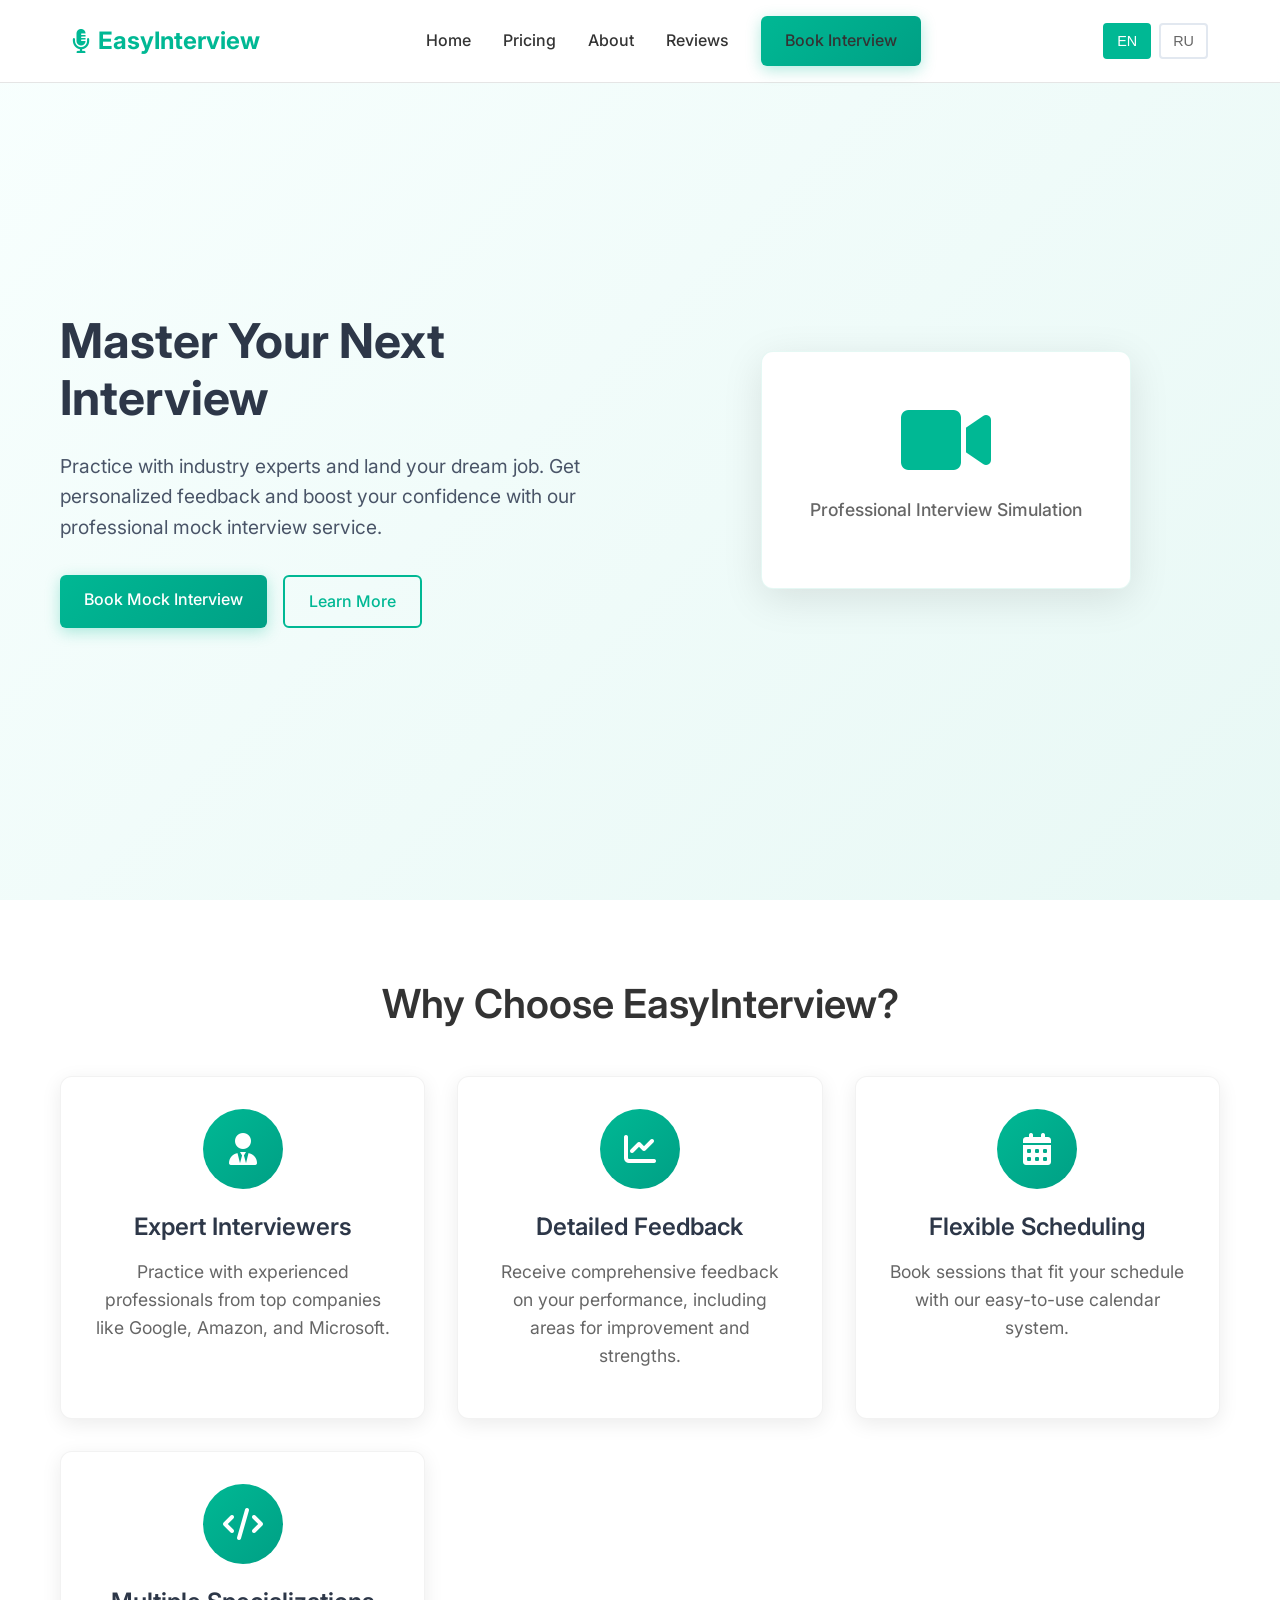
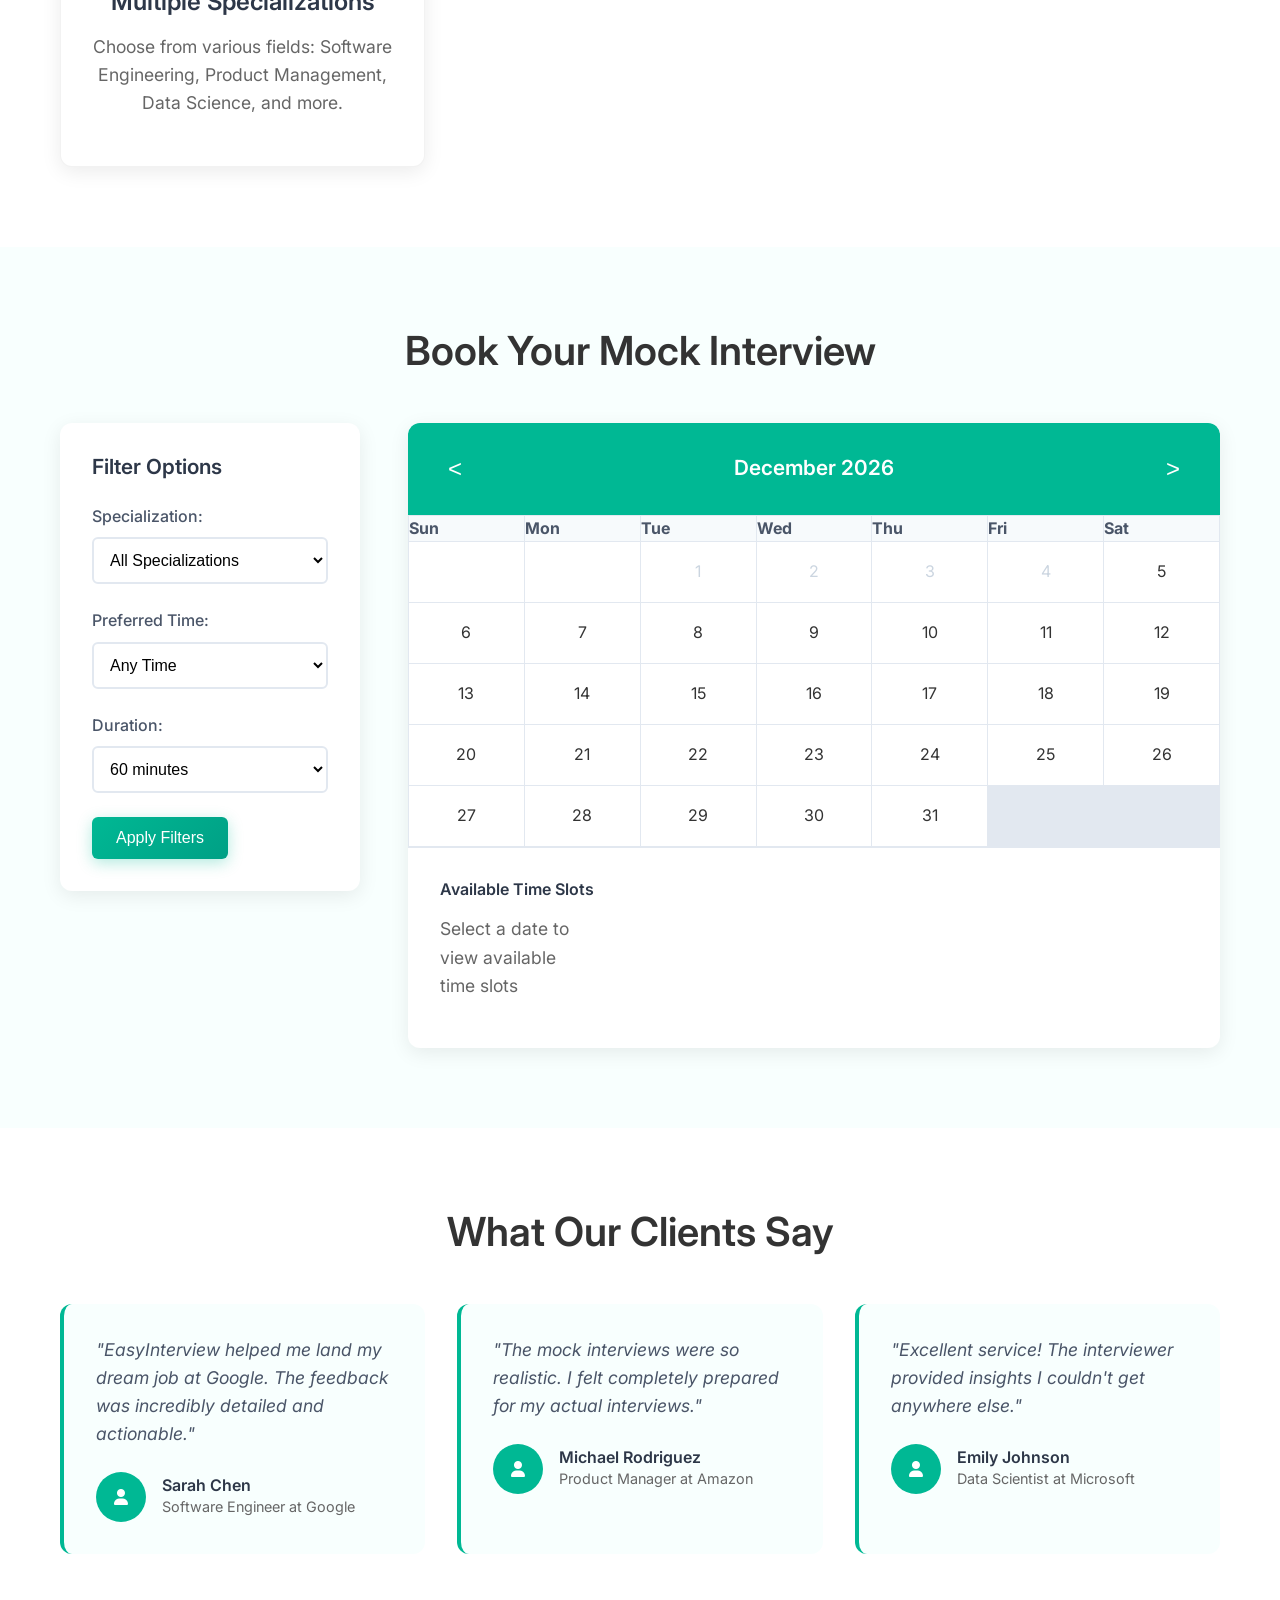
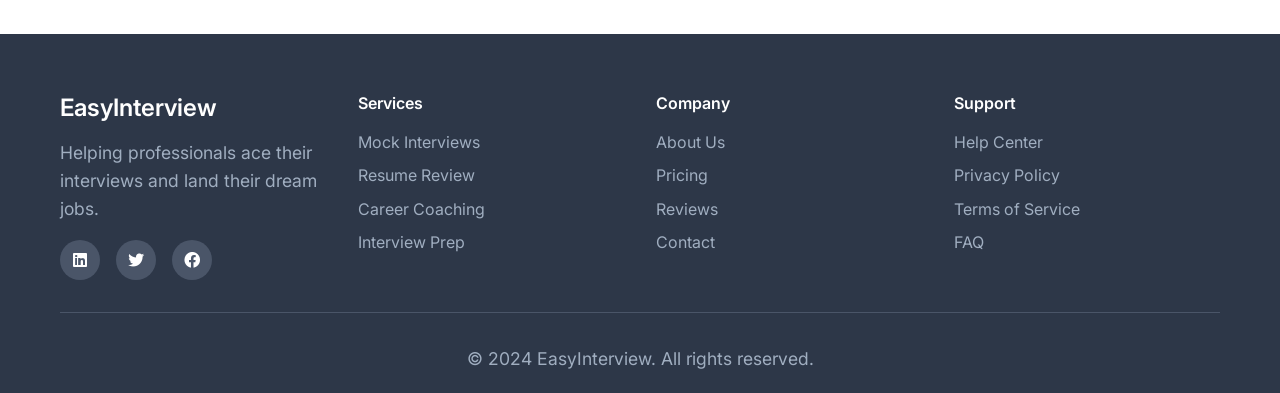
<file: index.html>
<!DOCTYPE html>
<html lang="en">
<head>
    <meta charset="UTF-8">
    <meta name="viewport" content="width=device-width, initial-scale=1.0">
    <title>EasyInterview - Professional Mock Interviews</title>
    <link rel="stylesheet" href="styles.css">
    <link href="https://fonts.googleapis.com/css2?family=Inter:wght@300;400;500;600;700&display=swap" rel="stylesheet">
    <link rel="stylesheet" href="https://cdnjs.cloudflare.com/ajax/libs/font-awesome/6.0.0/css/all.min.css">
</head>
<body>
    <!-- Navigation -->
    <nav class="navbar">
        <div class="nav-container">
            <div class="nav-logo">
                <a href="index.html">
                    <i class="fas fa-microphone-alt"></i>
                    EasyInterview
                </a>
            </div>
            <ul class="nav-menu">
                <li><a href="index.html" data-translate="nav_home">Home</a></li>
                <li><a href="pricing.html" data-translate="nav_pricing">Pricing</a></li>
                <li><a href="about.html" data-translate="nav_about">About</a></li>
                <li><a href="reviews.html" data-translate="nav_reviews">Reviews</a></li>
                <li><a href="#booking" class="btn-primary" data-translate="nav_book">Book Interview</a></li>
            </ul>
            <div class="language-switcher">
                <button class="lang-btn" data-lang="en" onclick="switchLanguage('en')">EN</button>
                <button class="lang-btn" data-lang="ru" onclick="switchLanguage('ru')">RU</button>
            </div>
            <div class="hamburger">
                <span></span>
                <span></span>
                <span></span>
            </div>
        </div>
    </nav>

    <!-- Hero Section -->
    <section class="hero">
        <div class="container">
            <div class="hero-content">
                <h1 data-translate="hero_title">Master Your Next Interview</h1>
                <p data-translate="hero_subtitle">Practice with industry experts and land your dream job. Get personalized feedback and boost your confidence with our professional mock interview service.</p>
                <div class="hero-buttons">
                    <a href="#booking" class="btn-primary" data-translate="hero_book_btn">Book Mock Interview</a>
                    <a href="about.html" class="btn-secondary" data-translate="hero_learn_btn">Learn More</a>
                </div>
            </div>
            <div class="hero-image">
                <div class="hero-placeholder">
                    <i class="fas fa-video fa-5x"></i>
                    <p data-translate="hero_placeholder">Professional Interview Simulation</p>
                </div>
            </div>
        </div>
    </section>

    <!-- Features Section -->
    <section class="features">
        <div class="container">
            <h2 data-translate="features_title">Why Choose EasyInterview?</h2>
            <div class="features-grid">
                <div class="feature-card">
                    <div class="feature-icon">
                        <i class="fas fa-user-tie"></i>
                    </div>
                    <h3 data-translate="feature1_title">Expert Interviewers</h3>
                    <p data-translate="feature1_desc">Practice with experienced professionals from top companies like Google, Amazon, and Microsoft.</p>
                </div>
                <div class="feature-card">
                    <div class="feature-icon">
                        <i class="fas fa-chart-line"></i>
                    </div>
                    <h3 data-translate="feature2_title">Detailed Feedback</h3>
                    <p data-translate="feature2_desc">Receive comprehensive feedback on your performance, including areas for improvement and strengths.</p>
                </div>
                <div class="feature-card">
                    <div class="feature-icon">
                        <i class="fas fa-calendar-alt"></i>
                    </div>
                    <h3 data-translate="feature3_title">Flexible Scheduling</h3>
                    <p data-translate="feature3_desc">Book sessions that fit your schedule with our easy-to-use calendar system.</p>
                </div>
                <div class="feature-card">
                    <div class="feature-icon">
                        <i class="fas fa-code"></i>
                    </div>
                    <h3 data-translate="feature4_title">Multiple Specializations</h3>
                    <p data-translate="feature4_desc">Choose from various fields: Software Engineering, Product Management, Data Science, and more.</p>
                </div>
            </div>
        </div>
    </section>

    <!-- Booking Section -->
    <section id="booking" class="booking">
        <div class="container">
            <h2 data-translate="booking_title">Book Your Mock Interview</h2>
            <div class="booking-container">
                <div class="filters">
                    <h3 data-translate="booking_filters">Filter Options</h3>
                    <div class="filter-group">
                        <label for="specialization" data-translate="booking_specialization">Specialization:</label>
                        <select id="specialization">
                            <option value="" data-translate="spec_all">All Specializations</option>
                            <option value="software-engineering" data-translate="spec_software">Software Engineering</option>
                            <option value="product-management" data-translate="spec_product">Product Management</option>
                            <option value="data-science" data-translate="spec_data">Data Science</option>
                            <option value="marketing" data-translate="spec_marketing">Marketing</option>
                            <option value="sales" data-translate="spec_sales">Sales</option>
                            <option value="finance" data-translate="spec_finance">Finance</option>
                        </select>
                    </div>
                    <div class="filter-group">
                        <label for="time-slot" data-translate="booking_time">Preferred Time:</label>
                        <select id="time-slot">
                            <option value="" data-translate="time_any">Any Time</option>
                            <option value="morning" data-translate="time_morning">Morning (9AM - 12PM)</option>
                            <option value="afternoon" data-translate="time_afternoon">Afternoon (12PM - 5PM)</option>
                            <option value="evening" data-translate="time_evening">Evening (5PM - 8PM)</option>
                        </select>
                    </div>
                    <div class="filter-group">
                        <label for="duration" data-translate="booking_duration">Duration:</label>
                        <select id="duration">
                            <option value="30" data-translate="duration_30">30 minutes</option>
                            <option value="45" data-translate="duration_45">45 minutes</option>
                            <option value="60" selected data-translate="duration_60">60 minutes</option>
                            <option value="90" data-translate="duration_90">90 minutes</option>
                        </select>
                    </div>
                    <button class="btn-primary" onclick="applyFilters()" data-translate="booking_apply">Apply Filters</button>
                </div>
                <div class="calendar-container">
                    <div class="calendar-header">
                        <button id="prev-month">&lt;</button>
                        <h3 id="current-month">October 2024</h3>
                        <button id="next-month">&gt;</button>
                    </div>
                    <div class="calendar" id="calendar">
                        <!-- Calendar will be generated by JavaScript -->
                    </div>
                    <div class="time-slots" id="time-slots">
                        <h4 data-translate="booking_slots">Available Time Slots</h4>
                        <div class="slots-container" id="slots-container">
                            <p data-translate="booking_select_date">Select a date to view available time slots</p>
                        </div>
                    </div>
                </div>
            </div>
        </div>
    </section>

    <!-- Booking Form Modal -->
    <div id="booking-modal" class="modal">
        <div class="modal-content">
            <div class="modal-header">
                <h2 data-translate="form_title">Complete Your Booking</h2>
                <span class="close" onclick="closeBookingModal()">&times;</span>
            </div>
            <div class="modal-body">
                <form id="booking-form" enctype="multipart/form-data">
                    <div class="booking-summary-modal">
                        <h3 data-translate="booking_summary">Booking Summary</h3>
                        <div class="summary-details">
                            <p><strong data-translate="booking_date">Date:</strong> <span id="modal-date"></span></p>
                            <p><strong data-translate="booking_time_label">Time:</strong> <span id="modal-time"></span></p>
                            <p><strong data-translate="booking_duration_label">Duration:</strong> <span id="modal-duration"></span></p>
                            <p><strong data-translate="booking_spec_label">Specialization:</strong> <span id="modal-specialization"></span></p>
                        </div>
                    </div>
                    
                    <div class="form-group">
                        <label for="tg_name" data-translate="form_tg_name">Telegram Username:</label>
                        <input type="text" id="tg_name" name="tg_name" required data-translate="form_tg_placeholder" placeholder="@username">
                    </div>
                    
                    <div class="form-group">
                        <label for="full_name" data-translate="form_name">Full Name:</label>
                        <input type="text" id="full_name" name="full_name" required data-translate="form_name_placeholder" placeholder="Your full name">
                    </div>
                    
                    <div class="form-group">
                        <label for="phone" data-translate="form_phone">Phone Number:</label>
                        <input type="tel" id="phone" name="phone" required data-translate="form_phone_placeholder" placeholder="+7 (XXX) XXX-XX-XX">
                    </div>
                    
                    <div class="form-group">
                        <label for="about" data-translate="form_about">About Yourself:</label>
                        <textarea id="about" name="about" rows="4" required data-translate="form_about_placeholder" placeholder="Tell us about your background, experience, and goals..."></textarea>
                    </div>
                    
                    <div class="form-group">
                        <label for="resume" data-translate="form_resume">Resume (PDF):</label>
                        <input type="file" id="resume" name="resume" accept=".pdf" required>
                        <small>Please upload your resume in PDF format (max 5MB)</small>
                    </div>
                    
                    <div class="form-actions">
                        <button type="button" class="btn-secondary" onclick="closeBookingModal()">Cancel</button>
                        <button type="submit" class="btn-primary" data-translate="form_submit">Submit Booking</button>
                    </div>
                </form>
            </div>
        </div>
    </div>

    <!-- Testimonials -->
    <section class="testimonials">
        <div class="container">
            <h2 data-translate="testimonials_title">What Our Clients Say</h2>
            <div class="testimonials-grid">
                <div class="testimonial-card">
                    <div class="testimonial-content">
                        <p>"EasyInterview helped me land my dream job at Google. The feedback was incredibly detailed and actionable."</p>
                    </div>
                    <div class="testimonial-author">
                        <div class="author-avatar">
                            <i class="fas fa-user"></i>
                        </div>
                        <div class="author-info">
                            <h4>Sarah Chen</h4>
                            <p>Software Engineer at Google</p>
                        </div>
                    </div>
                </div>
                <div class="testimonial-card">
                    <div class="testimonial-content">
                        <p>"The mock interviews were so realistic. I felt completely prepared for my actual interviews."</p>
                    </div>
                    <div class="testimonial-author">
                        <div class="author-avatar">
                            <i class="fas fa-user"></i>
                        </div>
                        <div class="author-info">
                            <h4>Michael Rodriguez</h4>
                            <p>Product Manager at Amazon</p>
                        </div>
                    </div>
                </div>
                <div class="testimonial-card">
                    <div class="testimonial-content">
                        <p>"Excellent service! The interviewer provided insights I couldn't get anywhere else."</p>
                    </div>
                    <div class="testimonial-author">
                        <div class="author-avatar">
                            <i class="fas fa-user"></i>
                        </div>
                        <div class="author-info">
                            <h4>Emily Johnson</h4>
                            <p>Data Scientist at Microsoft</p>
                        </div>
                    </div>
                </div>
            </div>
        </div>
    </section>

    <!-- Footer -->
    <footer class="footer">
        <div class="container">
            <div class="footer-content">
                <div class="footer-section">
                    <h3>EasyInterview</h3>
                    <p>Helping professionals ace their interviews and land their dream jobs.</p>
                    <div class="social-links">
                        <a href="#"><i class="fab fa-linkedin"></i></a>
                        <a href="#"><i class="fab fa-twitter"></i></a>
                        <a href="#"><i class="fab fa-facebook"></i></a>
                    </div>
                </div>
                <div class="footer-section">
                    <h4 data-translate="footer_services">Services</h4>
                    <ul>
                        <li><a href="#">Mock Interviews</a></li>
                        <li><a href="#">Resume Review</a></li>
                        <li><a href="#">Career Coaching</a></li>
                        <li><a href="#">Interview Prep</a></li>
                    </ul>
                </div>
                <div class="footer-section">
                    <h4 data-translate="footer_company">Company</h4>
                    <ul>
                        <li><a href="about.html">About Us</a></li>
                        <li><a href="pricing.html">Pricing</a></li>
                        <li><a href="reviews.html">Reviews</a></li>
                        <li><a href="#">Contact</a></li>
                    </ul>
                </div>
                <div class="footer-section">
                    <h4 data-translate="footer_support">Support</h4>
                    <ul>
                        <li><a href="#">Help Center</a></li>
                        <li><a href="#">Privacy Policy</a></li>
                        <li><a href="#">Terms of Service</a></li>
                        <li><a href="#">FAQ</a></li>
                    </ul>
                </div>
            </div>
            <div class="footer-bottom">
                <p>&copy; 2024 EasyInterview. <span data-translate="footer_rights">All rights reserved.</span></p>
            </div>
        </div>
    </footer>

    <script src="translations.js"></script>
    <script src="database.js"></script>
    <script src="script.js"></script>
</body>
</html>
</file>
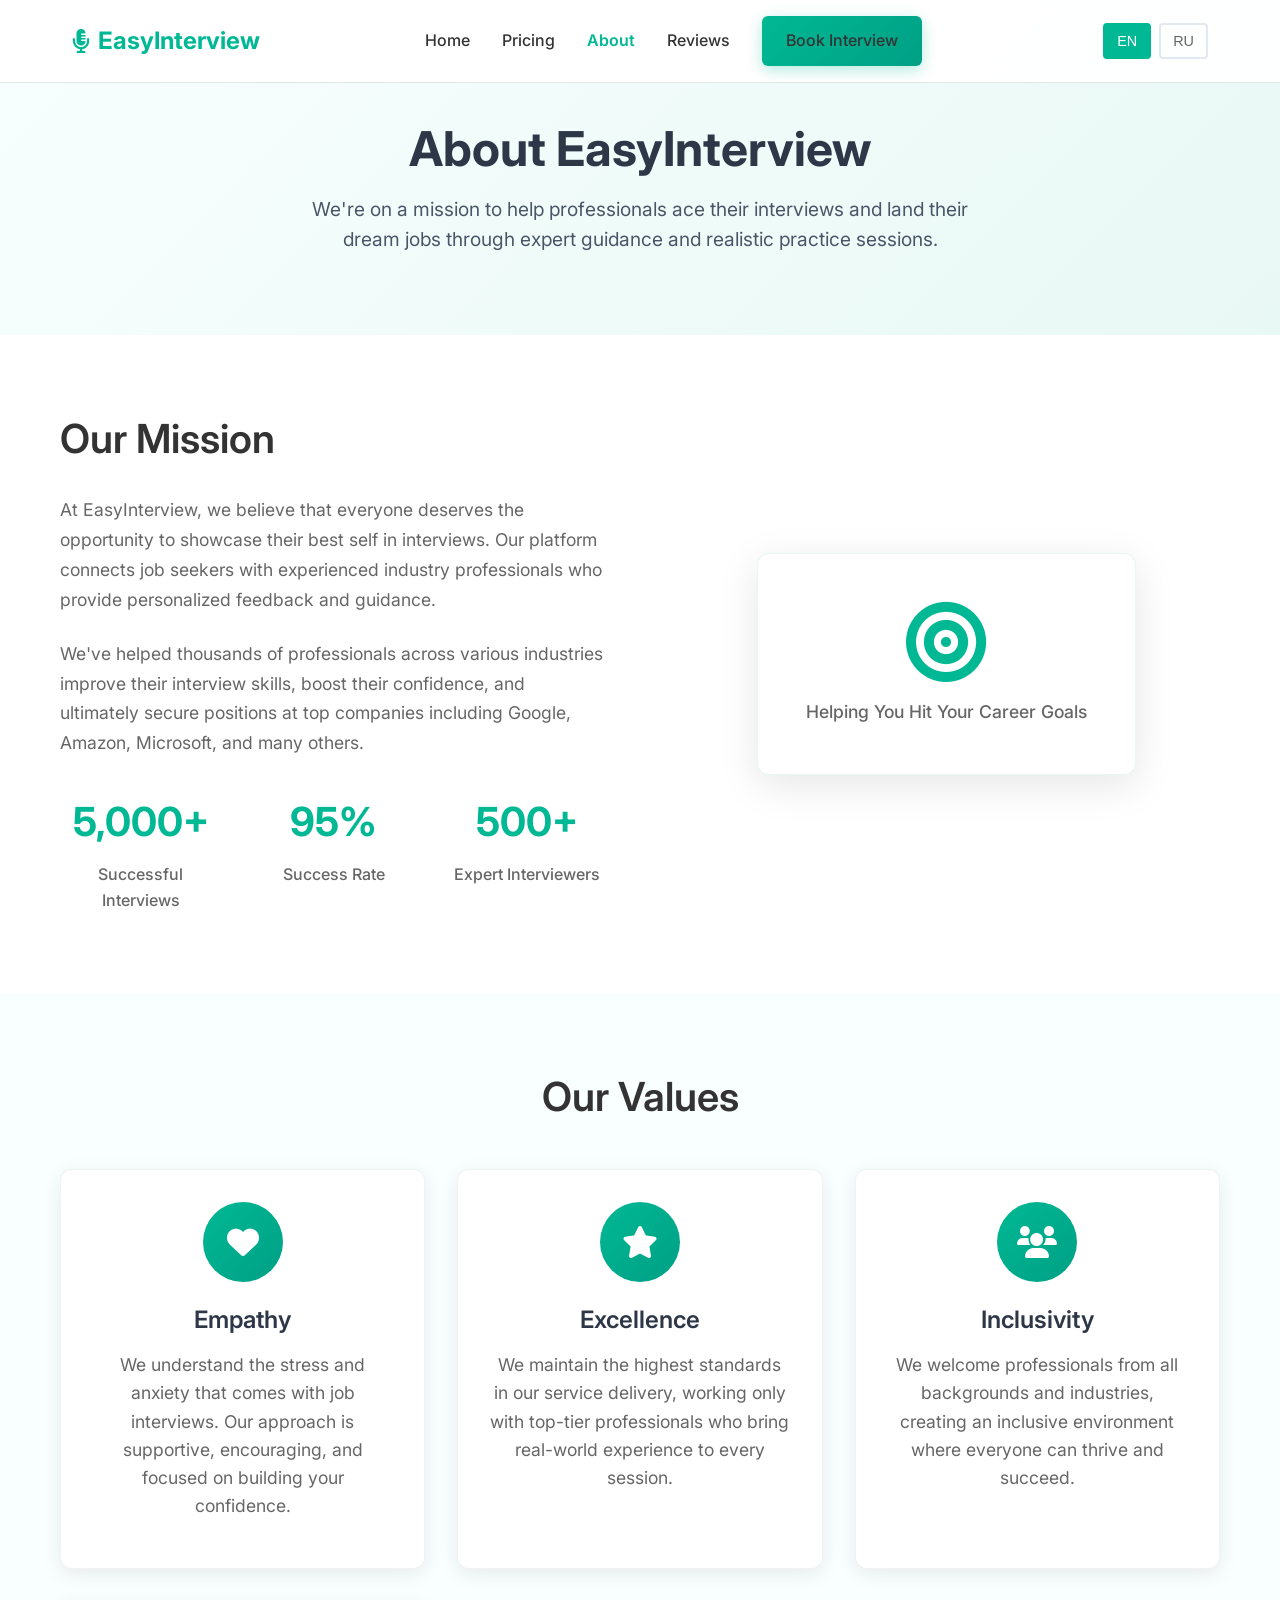
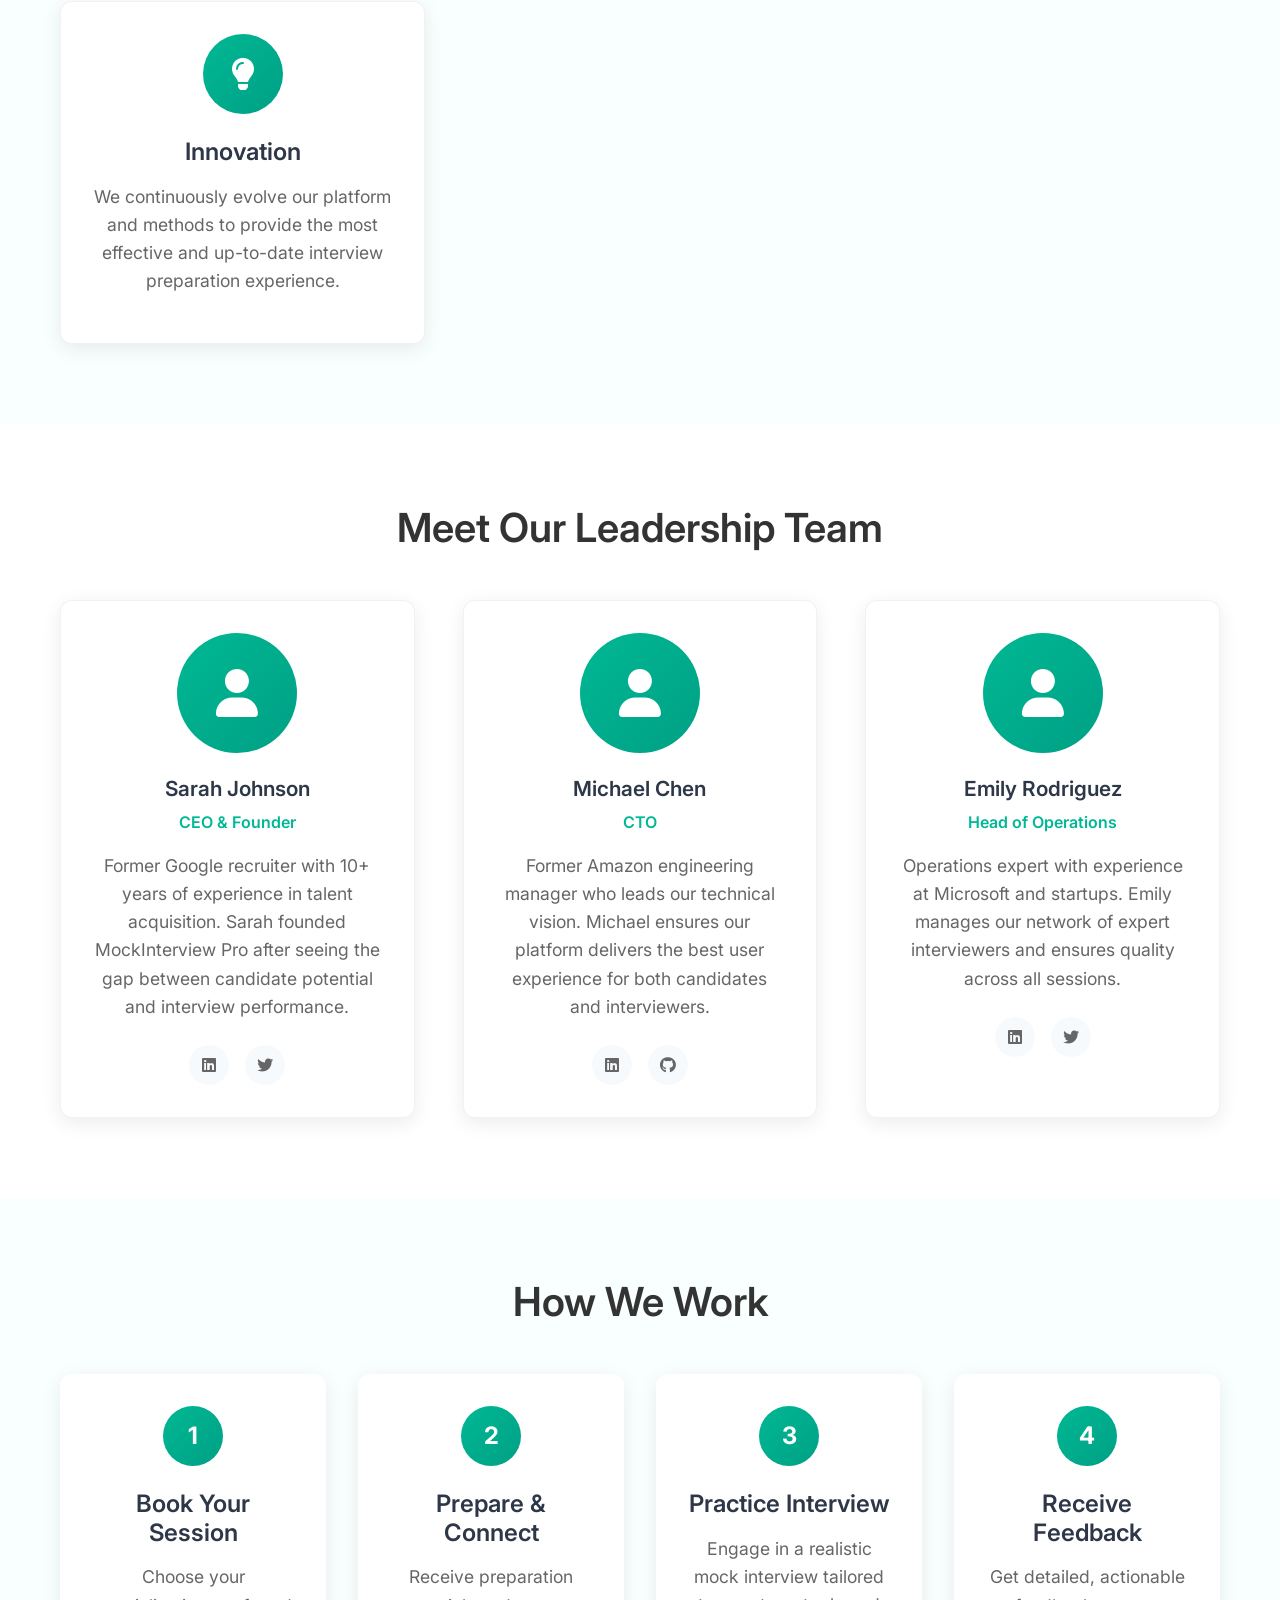
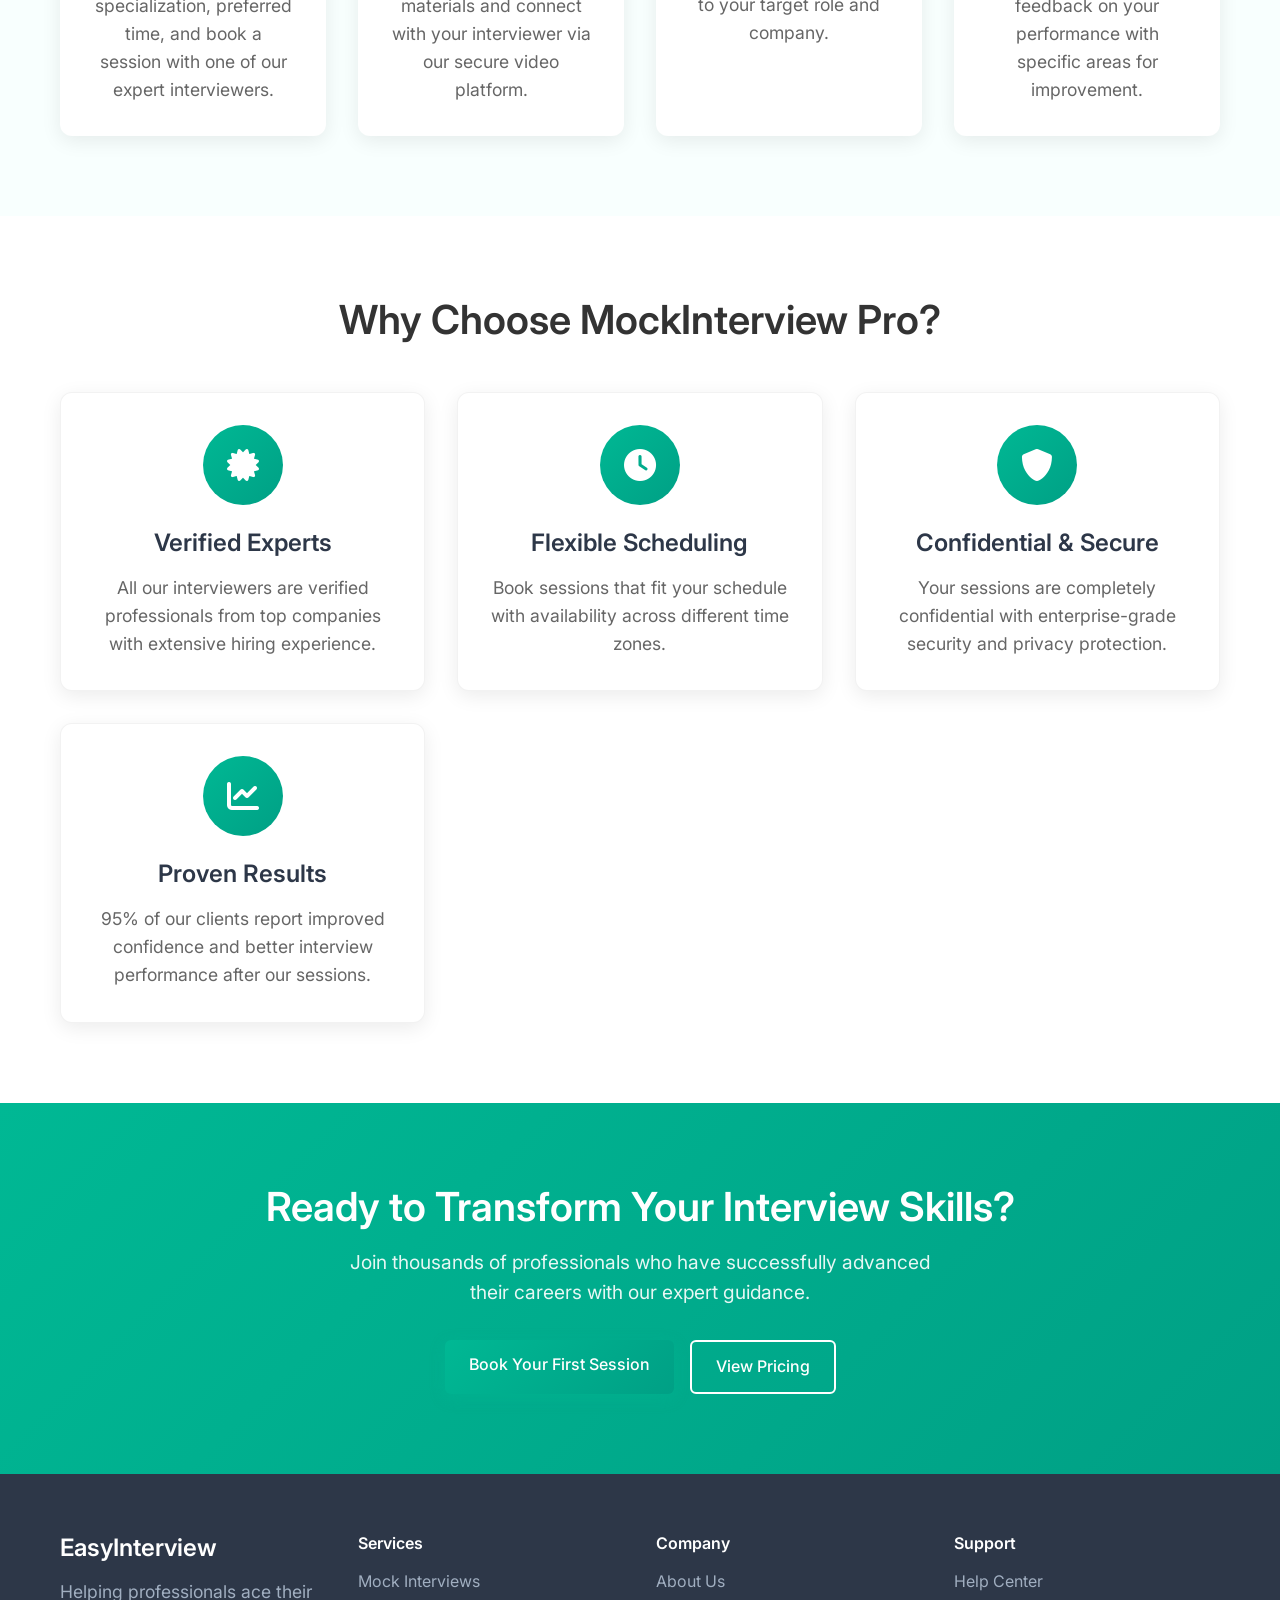
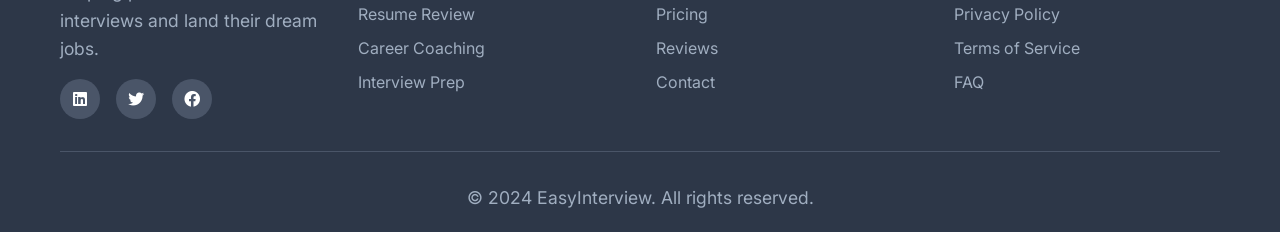
<file: about.html>
<!DOCTYPE html>
<html lang="en">
<head>
    <meta charset="UTF-8">
    <meta name="viewport" content="width=device-width, initial-scale=1.0">
    <title>About Us - EasyInterview</title>
    <link rel="stylesheet" href="styles.css">
    <link href="https://fonts.googleapis.com/css2?family=Inter:wght@300;400;500;600;700&display=swap" rel="stylesheet">
    <link rel="stylesheet" href="https://cdnjs.cloudflare.com/ajax/libs/font-awesome/6.0.0/css/all.min.css">
</head>
<body>
    <!-- Navigation -->
    <nav class="navbar">
        <div class="nav-container">
            <div class="nav-logo">
                <a href="index.html">
                    <i class="fas fa-microphone-alt"></i>
                    EasyInterview
                </a>
            </div>
            <ul class="nav-menu">
                <li><a href="index.html" data-translate="nav_home">Home</a></li>
                <li><a href="pricing.html" data-translate="nav_pricing">Pricing</a></li>
                <li><a href="about.html" class="active" data-translate="nav_about">About</a></li>
                <li><a href="reviews.html" data-translate="nav_reviews">Reviews</a></li>
                <li><a href="index.html#booking" class="btn-primary" data-translate="nav_book">Book Interview</a></li>
            </ul>
            <div class="language-switcher">
                <button class="lang-btn" data-lang="en" onclick="switchLanguage('en')">EN</button>
                <button class="lang-btn" data-lang="ru" onclick="switchLanguage('ru')">RU</button>
            </div>
            <div class="hamburger">
                <span></span>
                <span></span>
                <span></span>
            </div>
        </div>
    </nav>

    <!-- Hero Section -->
    <section class="about-hero">
        <div class="container">
            <h1>About EasyInterview</h1>
            <p>We're on a mission to help professionals ace their interviews and land their dream jobs through expert guidance and realistic practice sessions.</p>
        </div>
    </section>

    <!-- Mission Section -->
    <section class="mission">
        <div class="container">
            <div class="mission-content">
                <div class="mission-text">
                    <h2>Our Mission</h2>
                    <p>At EasyInterview, we believe that everyone deserves the opportunity to showcase their best self in interviews. Our platform connects job seekers with experienced industry professionals who provide personalized feedback and guidance.</p>
                    <p>We've helped thousands of professionals across various industries improve their interview skills, boost their confidence, and ultimately secure positions at top companies including Google, Amazon, Microsoft, and many others.</p>
                    <div class="mission-stats">
                        <div class="stat">
                            <div class="stat-number">5,000+</div>
                            <div class="stat-label">Successful Interviews</div>
                        </div>
                        <div class="stat">
                            <div class="stat-number">95%</div>
                            <div class="stat-label">Success Rate</div>
                        </div>
                        <div class="stat">
                            <div class="stat-number">500+</div>
                            <div class="stat-label">Expert Interviewers</div>
                        </div>
                    </div>
                </div>
                <div class="mission-image">
                    <div class="mission-placeholder">
                        <i class="fas fa-bullseye fa-5x"></i>
                        <p>Helping You Hit Your Career Goals</p>
                    </div>
                </div>
            </div>
        </div>
    </section>

    <!-- Values Section -->
    <section class="values">
        <div class="container">
            <h2>Our Values</h2>
            <div class="values-grid">
                <div class="value-card">
                    <div class="value-icon">
                        <i class="fas fa-heart"></i>
                    </div>
                    <h3>Empathy</h3>
                    <p>We understand the stress and anxiety that comes with job interviews. Our approach is supportive, encouraging, and focused on building your confidence.</p>
                </div>
                <div class="value-card">
                    <div class="value-icon">
                        <i class="fas fa-star"></i>
                    </div>
                    <h3>Excellence</h3>
                    <p>We maintain the highest standards in our service delivery, working only with top-tier professionals who bring real-world experience to every session.</p>
                </div>
                <div class="value-card">
                    <div class="value-icon">
                        <i class="fas fa-users"></i>
                    </div>
                    <h3>Inclusivity</h3>
                    <p>We welcome professionals from all backgrounds and industries, creating an inclusive environment where everyone can thrive and succeed.</p>
                </div>
                <div class="value-card">
                    <div class="value-icon">
                        <i class="fas fa-lightbulb"></i>
                    </div>
                    <h3>Innovation</h3>
                    <p>We continuously evolve our platform and methods to provide the most effective and up-to-date interview preparation experience.</p>
                </div>
            </div>
        </div>
    </section>

    <!-- Team Section -->
    <section class="team">
        <div class="container">
            <h2>Meet Our Leadership Team</h2>
            <div class="team-grid">
                <div class="team-member">
                    <div class="member-avatar">
                        <i class="fas fa-user"></i>
                    </div>
                    <div class="member-info">
                        <h3>Sarah Johnson</h3>
                        <p class="member-role">CEO & Founder</p>
                        <p class="member-bio">Former Google recruiter with 10+ years of experience in talent acquisition. Sarah founded MockInterview Pro after seeing the gap between candidate potential and interview performance.</p>
                        <div class="member-social">
                            <a href="#"><i class="fab fa-linkedin"></i></a>
                            <a href="#"><i class="fab fa-twitter"></i></a>
                        </div>
                    </div>
                </div>
                <div class="team-member">
                    <div class="member-avatar">
                        <i class="fas fa-user"></i>
                    </div>
                    <div class="member-info">
                        <h3>Michael Chen</h3>
                        <p class="member-role">CTO</p>
                        <p class="member-bio">Former Amazon engineering manager who leads our technical vision. Michael ensures our platform delivers the best user experience for both candidates and interviewers.</p>
                        <div class="member-social">
                            <a href="#"><i class="fab fa-linkedin"></i></a>
                            <a href="#"><i class="fab fa-github"></i></a>
                        </div>
                    </div>
                </div>
                <div class="team-member">
                    <div class="member-avatar">
                        <i class="fas fa-user"></i>
                    </div>
                    <div class="member-info">
                        <h3>Emily Rodriguez</h3>
                        <p class="member-role">Head of Operations</p>
                        <p class="member-bio">Operations expert with experience at Microsoft and startups. Emily manages our network of expert interviewers and ensures quality across all sessions.</p>
                        <div class="member-social">
                            <a href="#"><i class="fab fa-linkedin"></i></a>
                            <a href="#"><i class="fab fa-twitter"></i></a>
                        </div>
                    </div>
                </div>
            </div>
        </div>
    </section>

    <!-- Process Section -->
    <section class="process">
        <div class="container">
            <h2>How We Work</h2>
            <div class="process-steps">
                <div class="process-step">
                    <div class="step-number">1</div>
                    <div class="step-content">
                        <h3>Book Your Session</h3>
                        <p>Choose your specialization, preferred time, and book a session with one of our expert interviewers.</p>
                    </div>
                </div>
                <div class="process-step">
                    <div class="step-number">2</div>
                    <div class="step-content">
                        <h3>Prepare & Connect</h3>
                        <p>Receive preparation materials and connect with your interviewer via our secure video platform.</p>
                    </div>
                </div>
                <div class="process-step">
                    <div class="step-number">3</div>
                    <div class="step-content">
                        <h3>Practice Interview</h3>
                        <p>Engage in a realistic mock interview tailored to your target role and company.</p>
                    </div>
                </div>
                <div class="process-step">
                    <div class="step-number">4</div>
                    <div class="step-content">
                        <h3>Receive Feedback</h3>
                        <p>Get detailed, actionable feedback on your performance with specific areas for improvement.</p>
                    </div>
                </div>
            </div>
        </div>
    </section>

    <!-- Why Choose Us Section -->
    <section class="why-choose">
        <div class="container">
            <h2>Why Choose MockInterview Pro?</h2>
            <div class="why-grid">
                <div class="why-item">
                    <div class="why-icon">
                        <i class="fas fa-certificate"></i>
                    </div>
                    <h3>Verified Experts</h3>
                    <p>All our interviewers are verified professionals from top companies with extensive hiring experience.</p>
                </div>
                <div class="why-item">
                    <div class="why-icon">
                        <i class="fas fa-clock"></i>
                    </div>
                    <h3>Flexible Scheduling</h3>
                    <p>Book sessions that fit your schedule with availability across different time zones.</p>
                </div>
                <div class="why-item">
                    <div class="why-icon">
                        <i class="fas fa-shield-alt"></i>
                    </div>
                    <h3>Confidential & Secure</h3>
                    <p>Your sessions are completely confidential with enterprise-grade security and privacy protection.</p>
                </div>
                <div class="why-item">
                    <div class="why-icon">
                        <i class="fas fa-chart-line"></i>
                    </div>
                    <h3>Proven Results</h3>
                    <p>95% of our clients report improved confidence and better interview performance after our sessions.</p>
                </div>
            </div>
        </div>
    </section>

    <!-- CTA Section -->
    <section class="about-cta">
        <div class="container">
            <h2>Ready to Transform Your Interview Skills?</h2>
            <p>Join thousands of professionals who have successfully advanced their careers with our expert guidance.</p>
            <div class="cta-buttons">
                <a href="index.html#booking" class="btn-primary">Book Your First Session</a>
                <a href="pricing.html" class="btn-secondary">View Pricing</a>
            </div>
        </div>
    </section>

    <!-- Footer -->
    <footer class="footer">
        <div class="container">
            <div class="footer-content">
                <div class="footer-section">
                    <h3>EasyInterview</h3>
                    <p>Helping professionals ace their interviews and land their dream jobs.</p>
                    <div class="social-links">
                        <a href="#"><i class="fab fa-linkedin"></i></a>
                        <a href="#"><i class="fab fa-twitter"></i></a>
                        <a href="#"><i class="fab fa-facebook"></i></a>
                    </div>
                </div>
                <div class="footer-section">
                    <h4 data-translate="footer_services">Services</h4>
                    <ul>
                        <li><a href="#">Mock Interviews</a></li>
                        <li><a href="#">Resume Review</a></li>
                        <li><a href="#">Career Coaching</a></li>
                        <li><a href="#">Interview Prep</a></li>
                    </ul>
                </div>
                <div class="footer-section">
                    <h4 data-translate="footer_company">Company</h4>
                    <ul>
                        <li><a href="about.html">About Us</a></li>
                        <li><a href="pricing.html">Pricing</a></li>
                        <li><a href="reviews.html">Reviews</a></li>
                        <li><a href="#">Contact</a></li>
                    </ul>
                </div>
                <div class="footer-section">
                    <h4 data-translate="footer_support">Support</h4>
                    <ul>
                        <li><a href="#">Help Center</a></li>
                        <li><a href="#">Privacy Policy</a></li>
                        <li><a href="#">Terms of Service</a></li>
                        <li><a href="#">FAQ</a></li>
                    </ul>
                </div>
            </div>
            <div class="footer-bottom">
                <p>&copy; 2024 EasyInterview. <span data-translate="footer_rights">All rights reserved.</span></p>
            </div>
        </div>
    </footer>

    <script src="translations.js"></script>
    <script src="script.js"></script>
</body>
</html>
</file>
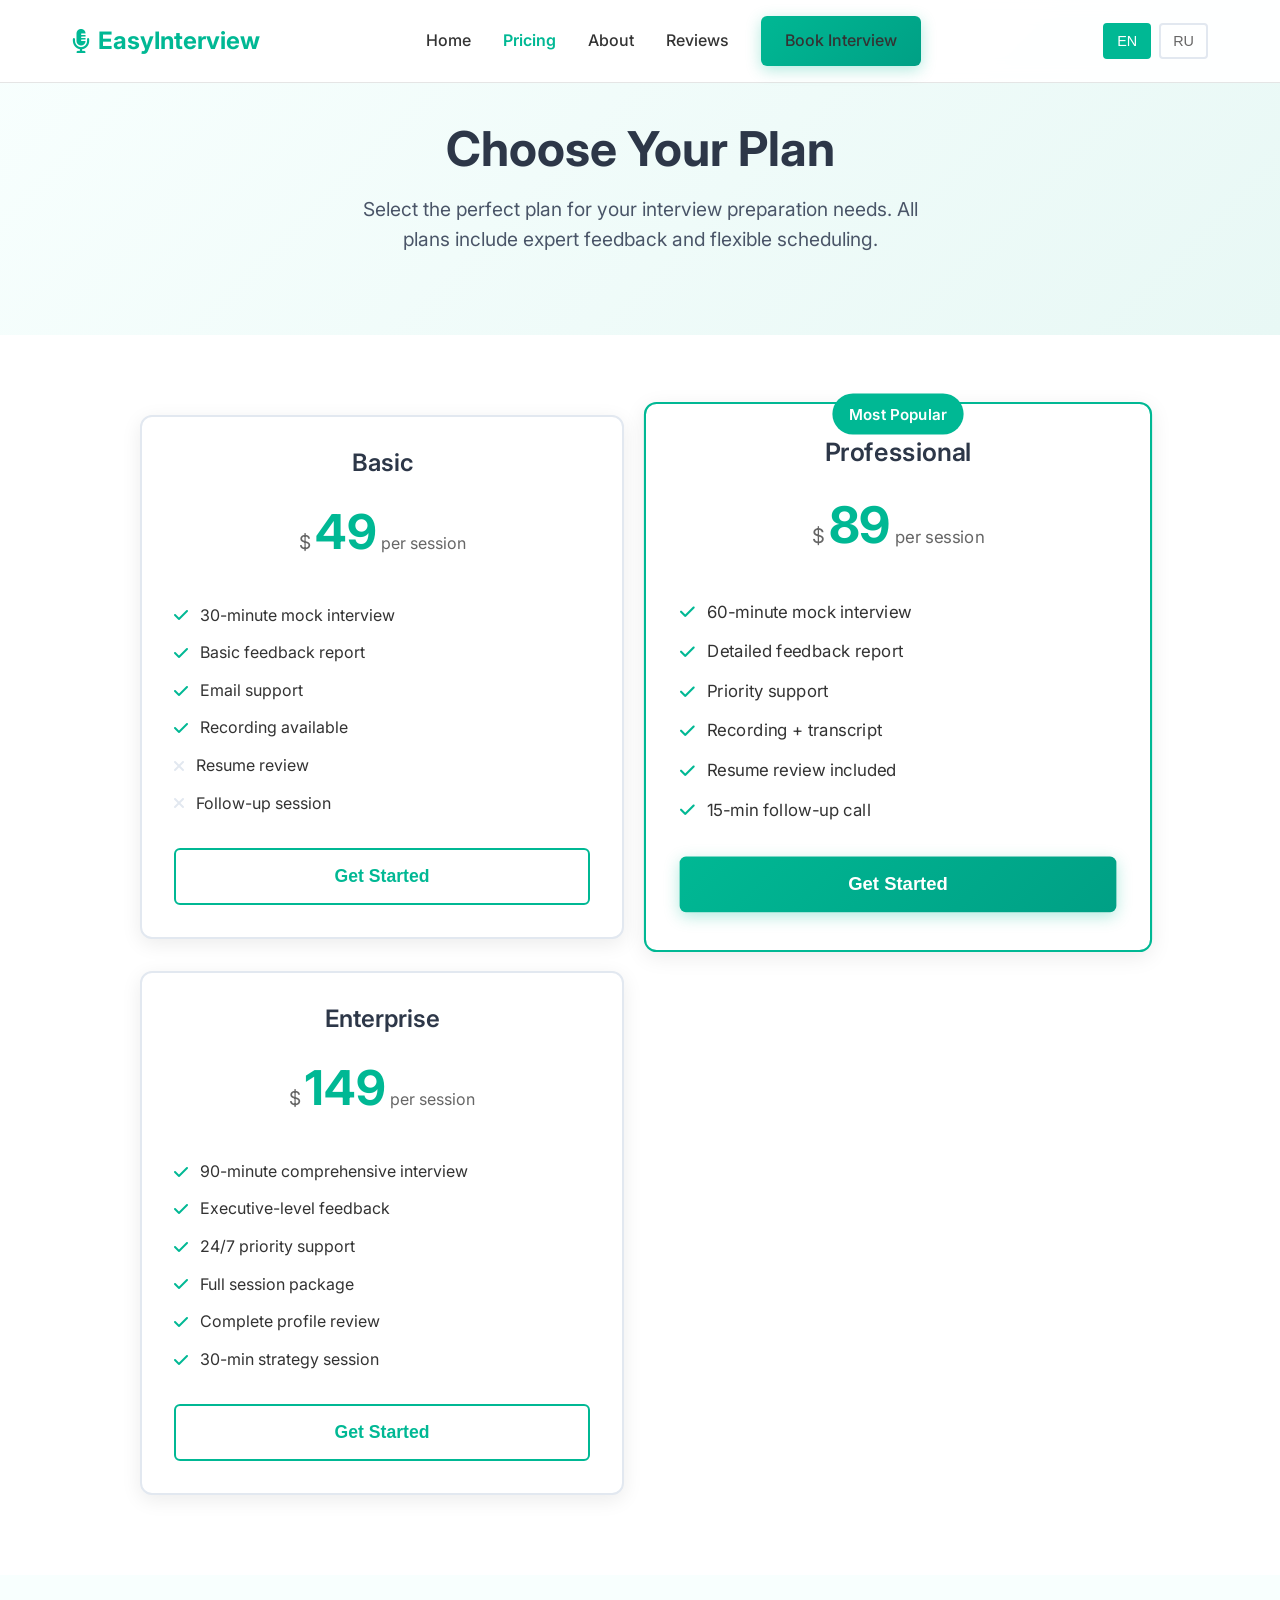
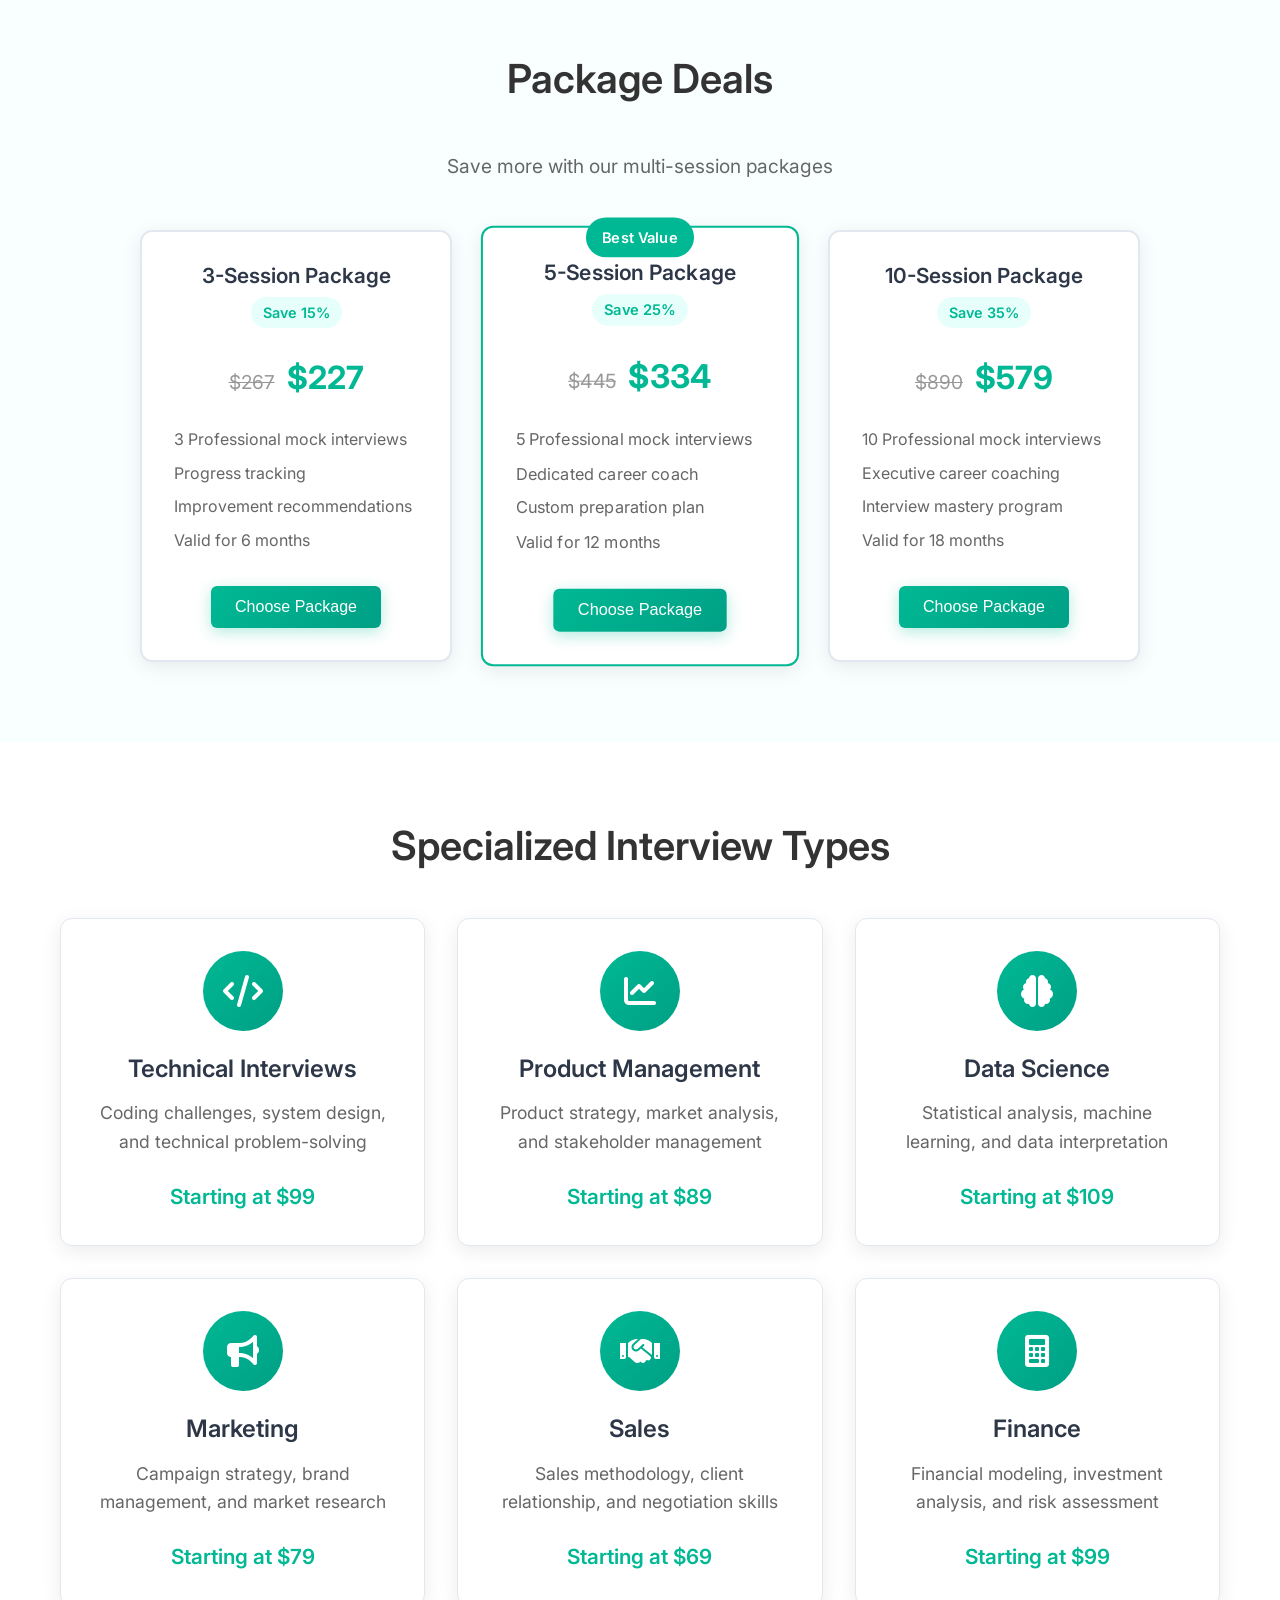
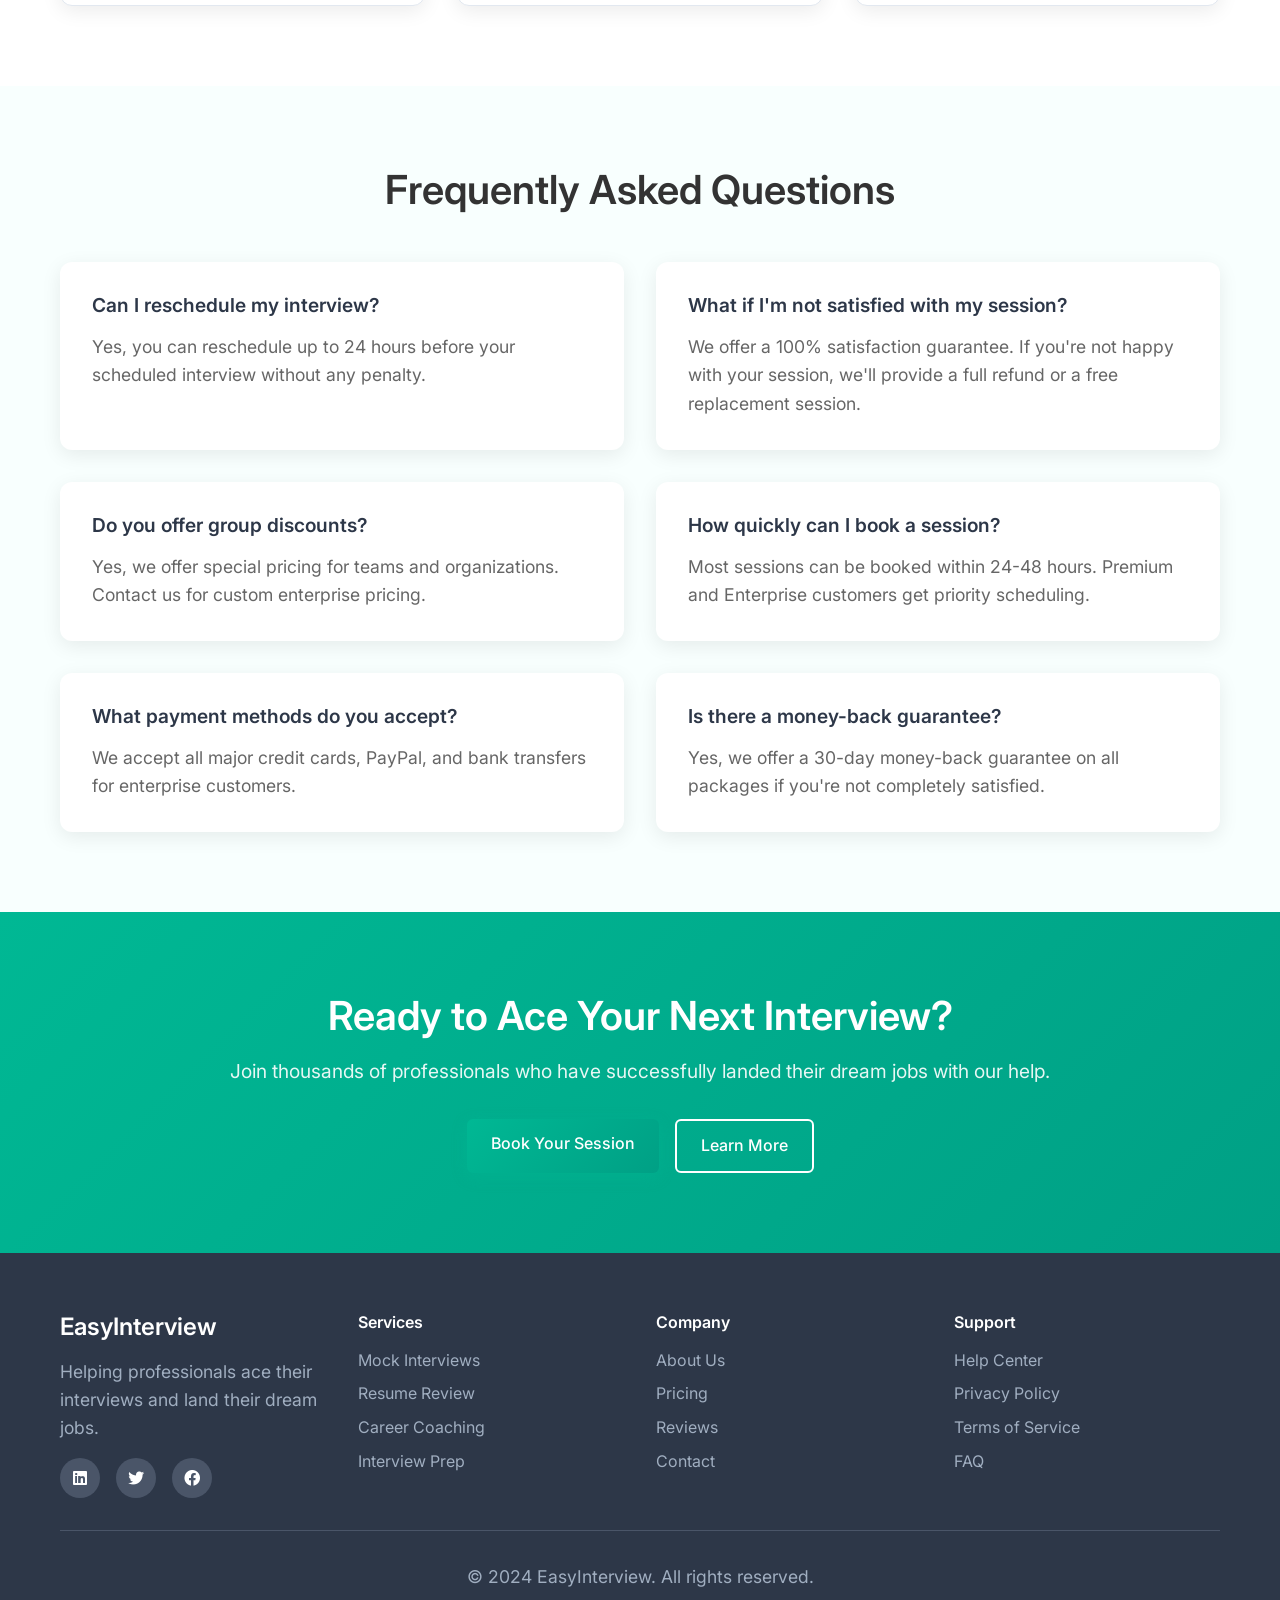
<file: pricing.html>
<!DOCTYPE html>
<html lang="en">
<head>
    <meta charset="UTF-8">
    <meta name="viewport" content="width=device-width, initial-scale=1.0">
    <title>Pricing - EasyInterview</title>
    <link rel="stylesheet" href="styles.css">
    <link href="https://fonts.googleapis.com/css2?family=Inter:wght@300;400;500;600;700&display=swap" rel="stylesheet">
    <link rel="stylesheet" href="https://cdnjs.cloudflare.com/ajax/libs/font-awesome/6.0.0/css/all.min.css">
</head>
<body>
    <!-- Navigation -->
    <nav class="navbar">
        <div class="nav-container">
            <div class="nav-logo">
                <a href="index.html">
                    <i class="fas fa-microphone-alt"></i>
                    EasyInterview
                </a>
            </div>
            <ul class="nav-menu">
                <li><a href="index.html" data-translate="nav_home">Home</a></li>
                <li><a href="pricing.html" class="active" data-translate="nav_pricing">Pricing</a></li>
                <li><a href="about.html" data-translate="nav_about">About</a></li>
                <li><a href="reviews.html" data-translate="nav_reviews">Reviews</a></li>
                <li><a href="index.html#booking" class="btn-primary" data-translate="nav_book">Book Interview</a></li>
            </ul>
            <div class="language-switcher">
                <button class="lang-btn" data-lang="en" onclick="switchLanguage('en')">EN</button>
                <button class="lang-btn" data-lang="ru" onclick="switchLanguage('ru')">RU</button>
            </div>
            <div class="hamburger">
                <span></span>
                <span></span>
                <span></span>
            </div>
        </div>
    </nav>

    <!-- Hero Section -->
    <section class="pricing-hero">
        <div class="container">
            <h1>Choose Your Plan</h1>
            <p>Select the perfect plan for your interview preparation needs. All plans include expert feedback and flexible scheduling.</p>
        </div>
    </section>

    <!-- Pricing Plans -->
    <section class="pricing-plans">
        <div class="container">
            <div class="pricing-grid">
                <!-- Basic Plan -->
                <div class="pricing-card">
                    <div class="plan-header">
                        <h3>Basic</h3>
                        <div class="price">
                            <span class="currency">$</span>
                            <span class="amount">49</span>
                            <span class="period">per session</span>
                        </div>
                    </div>
                    <div class="plan-features">
                        <ul>
                            <li><i class="fas fa-check"></i> 30-minute mock interview</li>
                            <li><i class="fas fa-check"></i> Basic feedback report</li>
                            <li><i class="fas fa-check"></i> Email support</li>
                            <li><i class="fas fa-check"></i> Recording available</li>
                            <li><i class="fas fa-times"></i> Resume review</li>
                            <li><i class="fas fa-times"></i> Follow-up session</li>
                        </ul>
                    </div>
                    <button class="plan-button btn-secondary">Get Started</button>
                </div>

                <!-- Professional Plan -->
                <div class="pricing-card featured">
                    <div class="featured-badge">Most Popular</div>
                    <div class="plan-header">
                        <h3>Professional</h3>
                        <div class="price">
                            <span class="currency">$</span>
                            <span class="amount">89</span>
                            <span class="period">per session</span>
                        </div>
                    </div>
                    <div class="plan-features">
                        <ul>
                            <li><i class="fas fa-check"></i> 60-minute mock interview</li>
                            <li><i class="fas fa-check"></i> Detailed feedback report</li>
                            <li><i class="fas fa-check"></i> Priority support</li>
                            <li><i class="fas fa-check"></i> Recording + transcript</li>
                            <li><i class="fas fa-check"></i> Resume review included</li>
                            <li><i class="fas fa-check"></i> 15-min follow-up call</li>
                        </ul>
                    </div>
                    <button class="plan-button btn-primary">Get Started</button>
                </div>

                <!-- Enterprise Plan -->
                <div class="pricing-card">
                    <div class="plan-header">
                        <h3>Enterprise</h3>
                        <div class="price">
                            <span class="currency">$</span>
                            <span class="amount">149</span>
                            <span class="period">per session</span>
                        </div>
                    </div>
                    <div class="plan-features">
                        <ul>
                            <li><i class="fas fa-check"></i> 90-minute comprehensive interview</li>
                            <li><i class="fas fa-check"></i> Executive-level feedback</li>
                            <li><i class="fas fa-check"></i> 24/7 priority support</li>
                            <li><i class="fas fa-check"></i> Full session package</li>
                            <li><i class="fas fa-check"></i> Complete profile review</li>
                            <li><i class="fas fa-check"></i> 30-min strategy session</li>
                        </ul>
                    </div>
                    <button class="plan-button btn-secondary">Get Started</button>
                </div>
            </div>
        </div>
    </section>

    <!-- Package Deals -->
    <section class="package-deals">
        <div class="container">
            <h2>Package Deals</h2>
            <p class="section-subtitle">Save more with our multi-session packages</p>
            
            <div class="packages-grid">
                <div class="package-card">
                    <div class="package-header">
                        <h3>3-Session Package</h3>
                        <div class="package-discount">Save 15%</div>
                    </div>
                    <div class="package-price">
                        <span class="original-price">$267</span>
                        <span class="discounted-price">$227</span>
                    </div>
                    <div class="package-features">
                        <ul>
                            <li>3 Professional mock interviews</li>
                            <li>Progress tracking</li>
                            <li>Improvement recommendations</li>
                            <li>Valid for 6 months</li>
                        </ul>
                    </div>
                    <button class="btn-primary">Choose Package</button>
                </div>

                <div class="package-card featured">
                    <div class="featured-badge">Best Value</div>
                    <div class="package-header">
                        <h3>5-Session Package</h3>
                        <div class="package-discount">Save 25%</div>
                    </div>
                    <div class="package-price">
                        <span class="original-price">$445</span>
                        <span class="discounted-price">$334</span>
                    </div>
                    <div class="package-features">
                        <ul>
                            <li>5 Professional mock interviews</li>
                            <li>Dedicated career coach</li>
                            <li>Custom preparation plan</li>
                            <li>Valid for 12 months</li>
                        </ul>
                    </div>
                    <button class="btn-primary">Choose Package</button>
                </div>

                <div class="package-card">
                    <div class="package-header">
                        <h3>10-Session Package</h3>
                        <div class="package-discount">Save 35%</div>
                    </div>
                    <div class="package-price">
                        <span class="original-price">$890</span>
                        <span class="discounted-price">$579</span>
                    </div>
                    <div class="package-features">
                        <ul>
                            <li>10 Professional mock interviews</li>
                            <li>Executive career coaching</li>
                            <li>Interview mastery program</li>
                            <li>Valid for 18 months</li>
                        </ul>
                    </div>
                    <button class="btn-primary">Choose Package</button>
                </div>
            </div>
        </div>
    </section>

    <!-- Specialization Pricing -->
    <section class="specialization-pricing">
        <div class="container">
            <h2>Specialized Interview Types</h2>
            <div class="specialization-grid">
                <div class="spec-card">
                    <div class="spec-icon">
                        <i class="fas fa-code"></i>
                    </div>
                    <h3>Technical Interviews</h3>
                    <p>Coding challenges, system design, and technical problem-solving</p>
                    <div class="spec-price">Starting at $99</div>
                </div>
                <div class="spec-card">
                    <div class="spec-icon">
                        <i class="fas fa-chart-line"></i>
                    </div>
                    <h3>Product Management</h3>
                    <p>Product strategy, market analysis, and stakeholder management</p>
                    <div class="spec-price">Starting at $89</div>
                </div>
                <div class="spec-card">
                    <div class="spec-icon">
                        <i class="fas fa-brain"></i>
                    </div>
                    <h3>Data Science</h3>
                    <p>Statistical analysis, machine learning, and data interpretation</p>
                    <div class="spec-price">Starting at $109</div>
                </div>
                <div class="spec-card">
                    <div class="spec-icon">
                        <i class="fas fa-bullhorn"></i>
                    </div>
                    <h3>Marketing</h3>
                    <p>Campaign strategy, brand management, and market research</p>
                    <div class="spec-price">Starting at $79</div>
                </div>
                <div class="spec-card">
                    <div class="spec-icon">
                        <i class="fas fa-handshake"></i>
                    </div>
                    <h3>Sales</h3>
                    <p>Sales methodology, client relationship, and negotiation skills</p>
                    <div class="spec-price">Starting at $69</div>
                </div>
                <div class="spec-card">
                    <div class="spec-icon">
                        <i class="fas fa-calculator"></i>
                    </div>
                    <h3>Finance</h3>
                    <p>Financial modeling, investment analysis, and risk assessment</p>
                    <div class="spec-price">Starting at $99</div>
                </div>
            </div>
        </div>
    </section>

    <!-- FAQ Section -->
    <section class="pricing-faq">
        <div class="container">
            <h2>Frequently Asked Questions</h2>
            <div class="faq-grid">
                <div class="faq-item">
                    <h3>Can I reschedule my interview?</h3>
                    <p>Yes, you can reschedule up to 24 hours before your scheduled interview without any penalty.</p>
                </div>
                <div class="faq-item">
                    <h3>What if I'm not satisfied with my session?</h3>
                    <p>We offer a 100% satisfaction guarantee. If you're not happy with your session, we'll provide a full refund or a free replacement session.</p>
                </div>
                <div class="faq-item">
                    <h3>Do you offer group discounts?</h3>
                    <p>Yes, we offer special pricing for teams and organizations. Contact us for custom enterprise pricing.</p>
                </div>
                <div class="faq-item">
                    <h3>How quickly can I book a session?</h3>
                    <p>Most sessions can be booked within 24-48 hours. Premium and Enterprise customers get priority scheduling.</p>
                </div>
                <div class="faq-item">
                    <h3>What payment methods do you accept?</h3>
                    <p>We accept all major credit cards, PayPal, and bank transfers for enterprise customers.</p>
                </div>
                <div class="faq-item">
                    <h3>Is there a money-back guarantee?</h3>
                    <p>Yes, we offer a 30-day money-back guarantee on all packages if you're not completely satisfied.</p>
                </div>
            </div>
        </div>
    </section>

    <!-- CTA Section -->
    <section class="pricing-cta">
        <div class="container">
            <h2>Ready to Ace Your Next Interview?</h2>
            <p>Join thousands of professionals who have successfully landed their dream jobs with our help.</p>
            <div class="cta-buttons">
                <a href="index.html#booking" class="btn-primary">Book Your Session</a>
                <a href="about.html" class="btn-secondary">Learn More</a>
            </div>
        </div>
    </section>

    <!-- Footer -->
    <footer class="footer">
        <div class="container">
            <div class="footer-content">
                <div class="footer-section">
                    <h3>EasyInterview</h3>
                    <p>Helping professionals ace their interviews and land their dream jobs.</p>
                    <div class="social-links">
                        <a href="#"><i class="fab fa-linkedin"></i></a>
                        <a href="#"><i class="fab fa-twitter"></i></a>
                        <a href="#"><i class="fab fa-facebook"></i></a>
                    </div>
                </div>
                <div class="footer-section">
                    <h4 data-translate="footer_services">Services</h4>
                    <ul>
                        <li><a href="#">Mock Interviews</a></li>
                        <li><a href="#">Resume Review</a></li>
                        <li><a href="#">Career Coaching</a></li>
                        <li><a href="#">Interview Prep</a></li>
                    </ul>
                </div>
                <div class="footer-section">
                    <h4 data-translate="footer_company">Company</h4>
                    <ul>
                        <li><a href="about.html">About Us</a></li>
                        <li><a href="pricing.html">Pricing</a></li>
                        <li><a href="reviews.html">Reviews</a></li>
                        <li><a href="#">Contact</a></li>
                    </ul>
                </div>
                <div class="footer-section">
                    <h4 data-translate="footer_support">Support</h4>
                    <ul>
                        <li><a href="#">Help Center</a></li>
                        <li><a href="#">Privacy Policy</a></li>
                        <li><a href="#">Terms of Service</a></li>
                        <li><a href="#">FAQ</a></li>
                    </ul>
                </div>
            </div>
            <div class="footer-bottom">
                <p>&copy; 2024 EasyInterview. <span data-translate="footer_rights">All rights reserved.</span></p>
            </div>
        </div>
    </footer>

    <script src="translations.js"></script>
    <script src="script.js"></script>
</body>
</html>
</file>
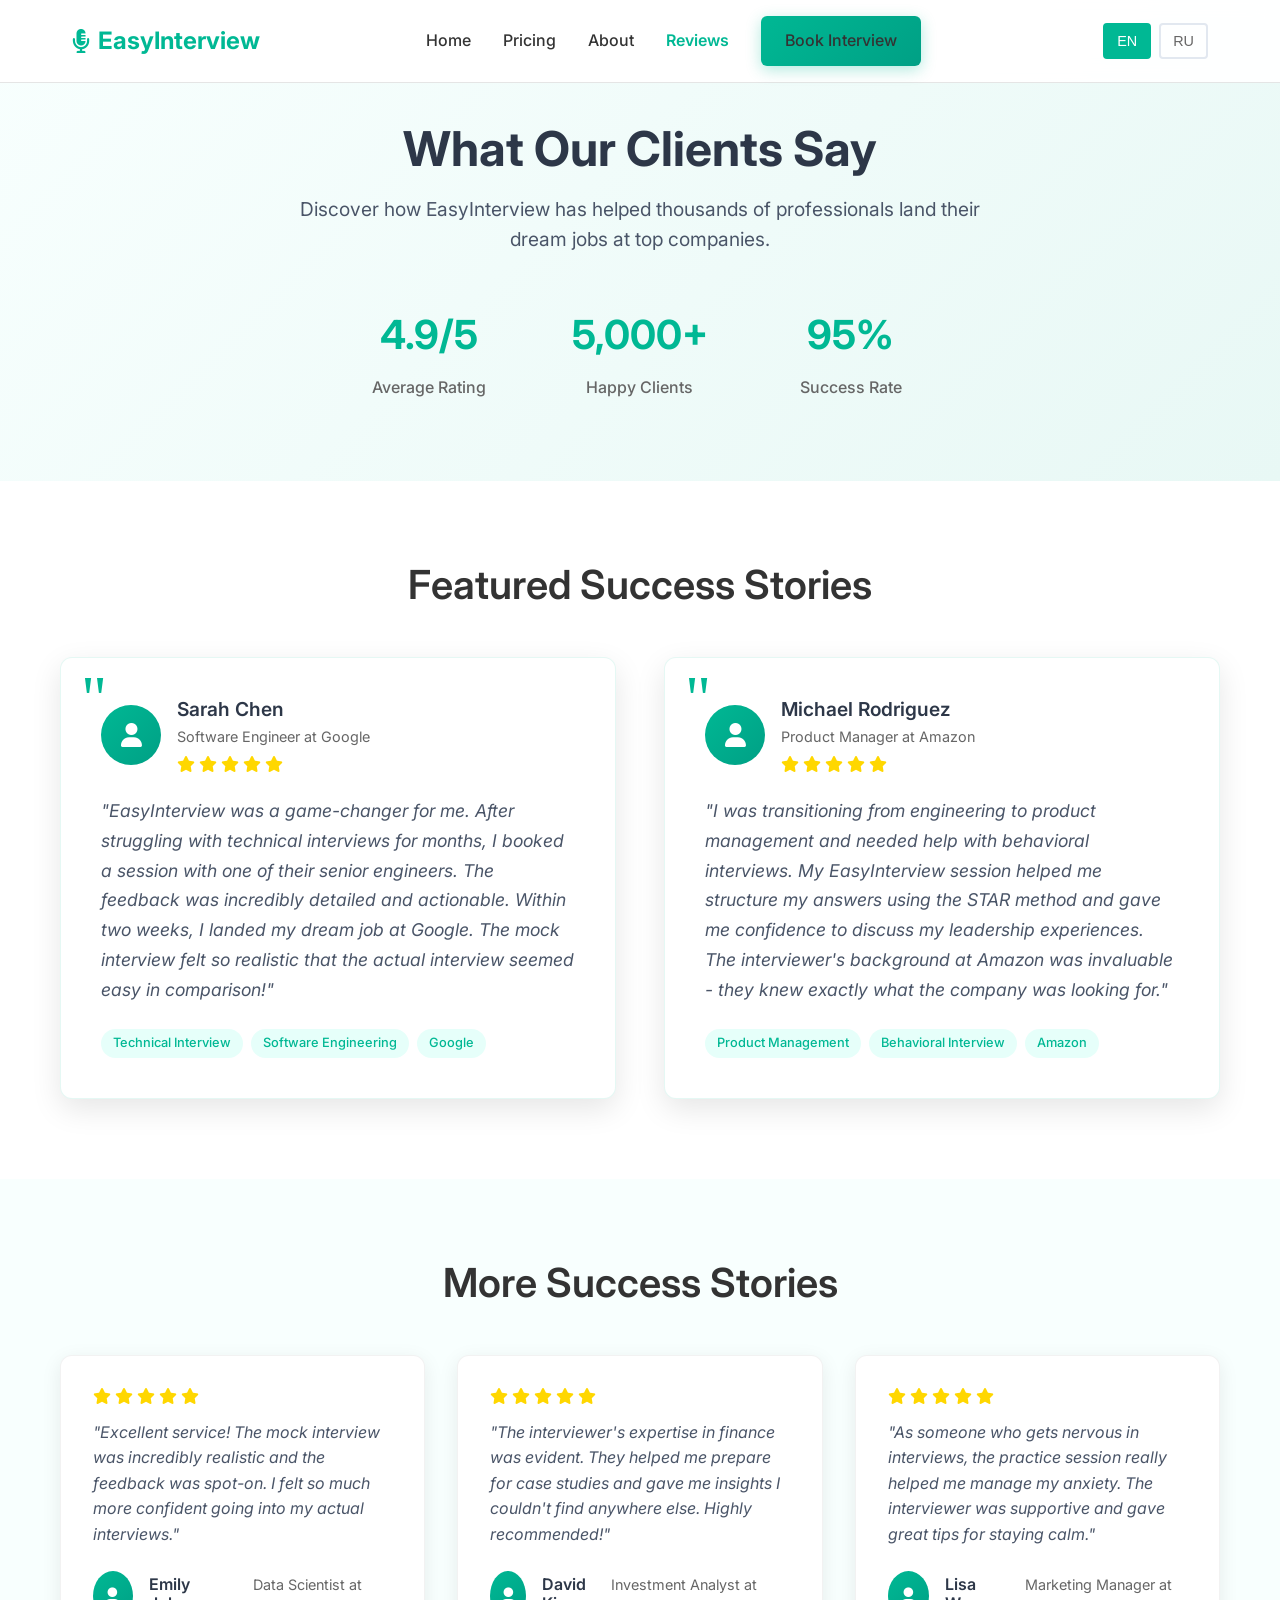
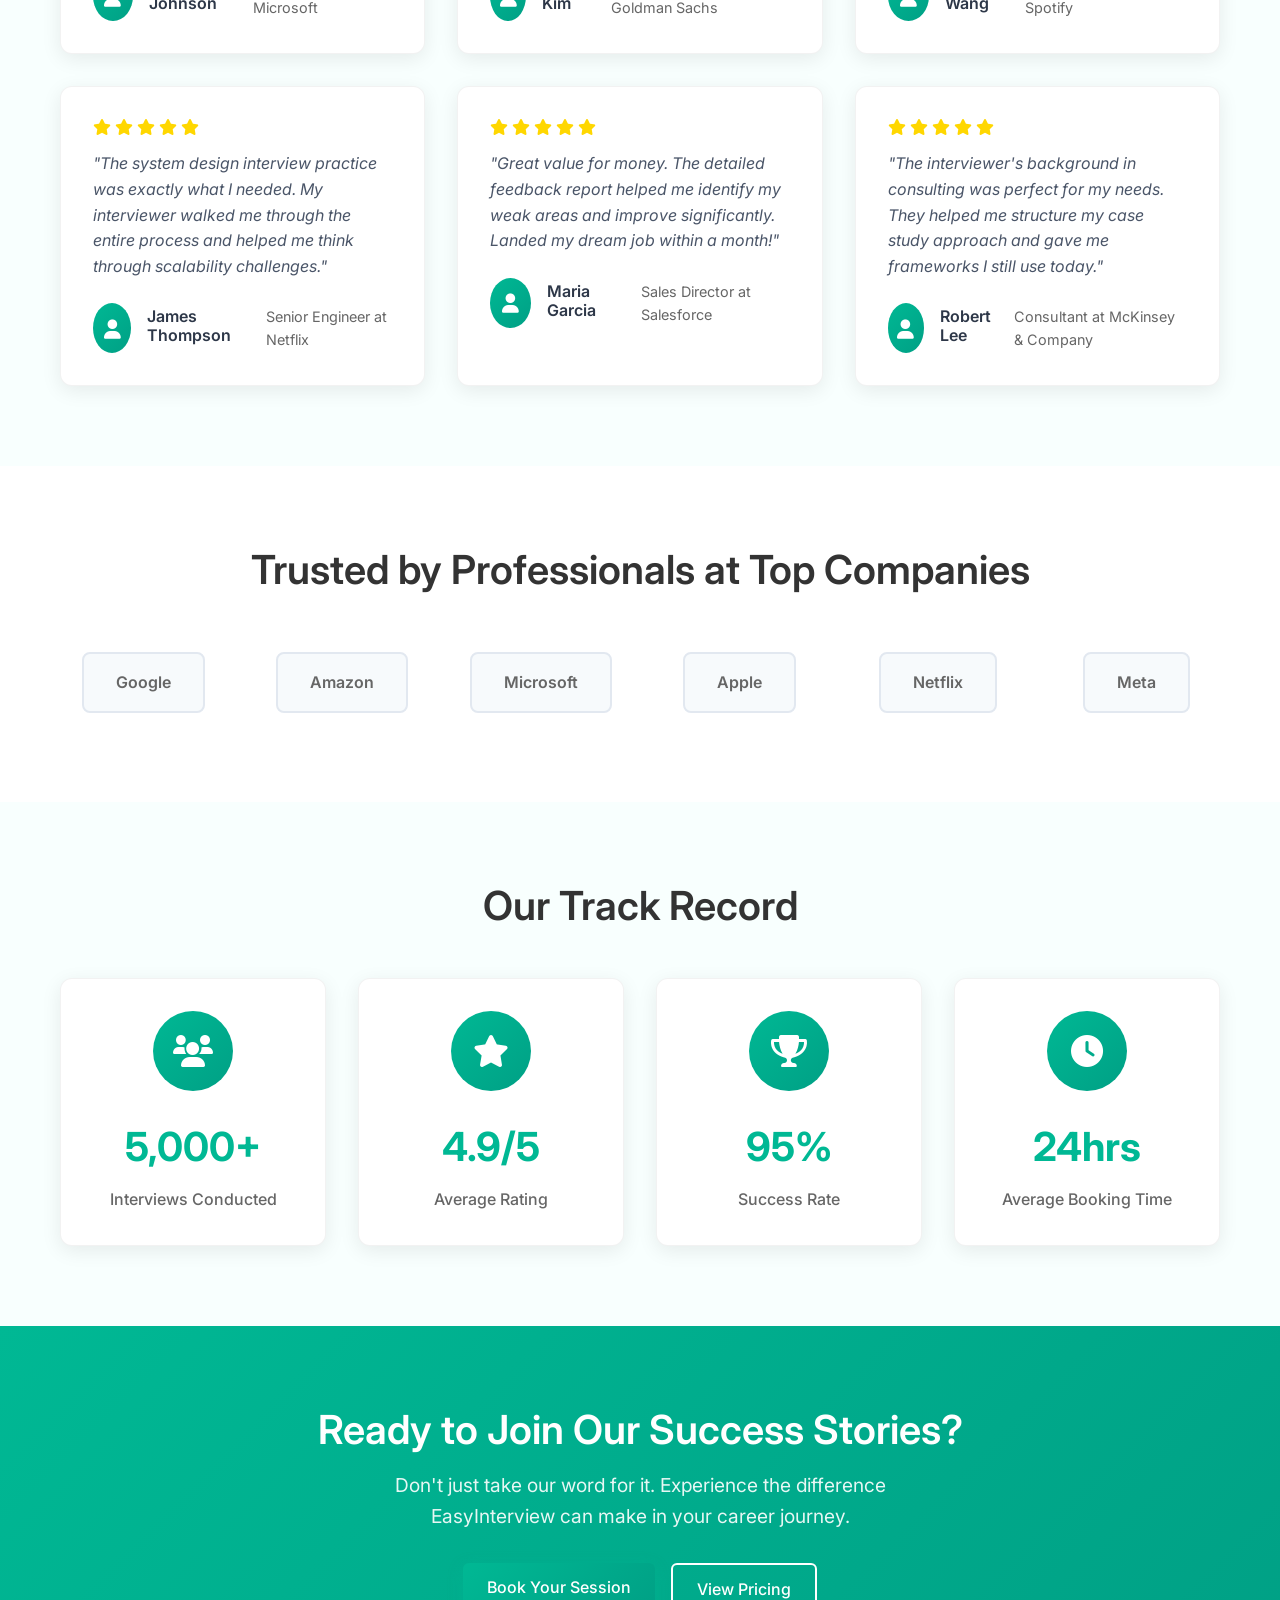
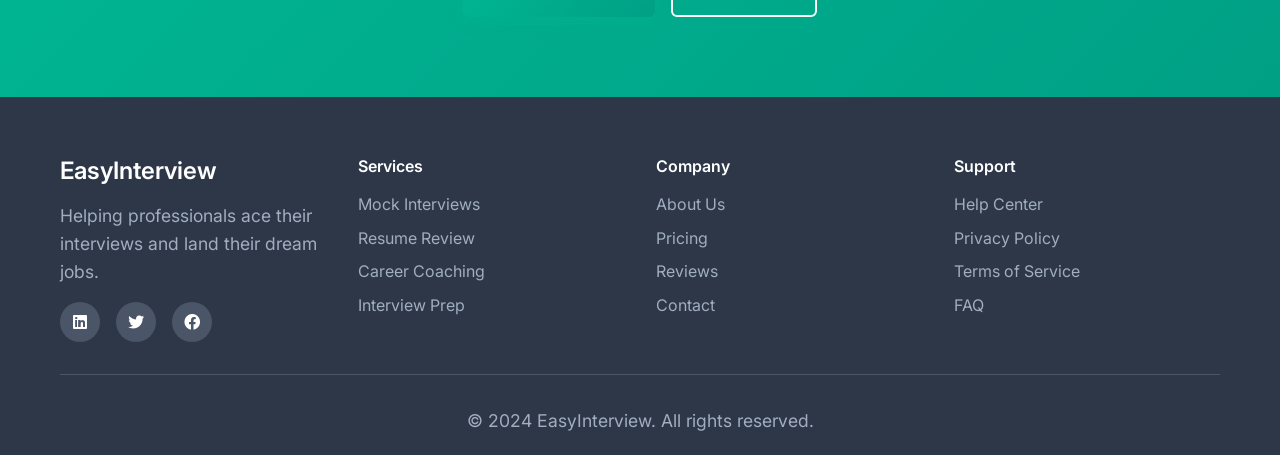
<file: reviews.html>
<!DOCTYPE html>
<html lang="en">
<head>
    <meta charset="UTF-8">
    <meta name="viewport" content="width=device-width, initial-scale=1.0">
    <title>Reviews - EasyInterview</title>
    <link rel="stylesheet" href="styles.css">
    <link href="https://fonts.googleapis.com/css2?family=Inter:wght@300;400;500;600;700&display=swap" rel="stylesheet">
    <link rel="stylesheet" href="https://cdnjs.cloudflare.com/ajax/libs/font-awesome/6.0.0/css/all.min.css">
</head>
<body>
    <!-- Navigation -->
    <nav class="navbar">
        <div class="nav-container">
            <div class="nav-logo">
                <a href="index.html">
                    <i class="fas fa-microphone-alt"></i>
                    EasyInterview
                </a>
            </div>
            <ul class="nav-menu">
                <li><a href="index.html" data-translate="nav_home">Home</a></li>
                <li><a href="pricing.html" data-translate="nav_pricing">Pricing</a></li>
                <li><a href="about.html" data-translate="nav_about">About</a></li>
                <li><a href="reviews.html" class="active" data-translate="nav_reviews">Reviews</a></li>
                <li><a href="index.html#booking" class="btn-primary" data-translate="nav_book">Book Interview</a></li>
            </ul>
            <div class="language-switcher">
                <button class="lang-btn" data-lang="en" onclick="switchLanguage('en')">EN</button>
                <button class="lang-btn" data-lang="ru" onclick="switchLanguage('ru')">RU</button>
            </div>
            <div class="hamburger">
                <span></span>
                <span></span>
                <span></span>
            </div>
        </div>
    </nav>

    <!-- Hero Section -->
    <section class="reviews-hero">
        <div class="container">
            <h1 data-translate="testimonials_title">What Our Clients Say</h1>
            <p>Discover how EasyInterview has helped thousands of professionals land their dream jobs at top companies.</p>
            <div class="hero-stats">
                <div class="hero-stat">
                    <div class="stat-number">4.9/5</div>
                    <div class="stat-label">Average Rating</div>
                </div>
                <div class="hero-stat">
                    <div class="stat-number">5,000+</div>
                    <div class="stat-label">Happy Clients</div>
                </div>
                <div class="hero-stat">
                    <div class="stat-number">95%</div>
                    <div class="stat-label">Success Rate</div>
                </div>
            </div>
        </div>
    </section>

    <!-- Featured Reviews -->
    <section class="featured-reviews">
        <div class="container">
            <h2>Featured Success Stories</h2>
            <div class="featured-grid">
                <div class="featured-review">
                    <div class="review-header">
                        <div class="reviewer-info">
                            <div class="reviewer-avatar">
                                <i class="fas fa-user"></i>
                            </div>
                            <div class="reviewer-details">
                                <h3>Sarah Chen</h3>
                                <p>Software Engineer at Google</p>
                                <div class="rating">
                                    <i class="fas fa-star"></i>
                                    <i class="fas fa-star"></i>
                                    <i class="fas fa-star"></i>
                                    <i class="fas fa-star"></i>
                                    <i class="fas fa-star"></i>
                                </div>
                            </div>
                        </div>
                    </div>
                    <div class="review-content">
                        <p>"EasyInterview was a game-changer for me. After struggling with technical interviews for months, I booked a session with one of their senior engineers. The feedback was incredibly detailed and actionable. Within two weeks, I landed my dream job at Google. The mock interview felt so realistic that the actual interview seemed easy in comparison!"</p>
                    </div>
                    <div class="review-tags">
                        <span class="tag">Technical Interview</span>
                        <span class="tag">Software Engineering</span>
                        <span class="tag">Google</span>
                    </div>
                </div>

                <div class="featured-review">
                    <div class="review-header">
                        <div class="reviewer-info">
                            <div class="reviewer-avatar">
                                <i class="fas fa-user"></i>
                            </div>
                            <div class="reviewer-details">
                                <h3>Michael Rodriguez</h3>
                                <p>Product Manager at Amazon</p>
                                <div class="rating">
                                    <i class="fas fa-star"></i>
                                    <i class="fas fa-star"></i>
                                    <i class="fas fa-star"></i>
                                    <i class="fas fa-star"></i>
                                    <i class="fas fa-star"></i>
                                </div>
                            </div>
                        </div>
                    </div>
                    <div class="review-content">
                        <p>"I was transitioning from engineering to product management and needed help with behavioral interviews. My EasyInterview session helped me structure my answers using the STAR method and gave me confidence to discuss my leadership experiences. The interviewer's background at Amazon was invaluable - they knew exactly what the company was looking for."</p>
                    </div>
                    <div class="review-tags">
                        <span class="tag">Product Management</span>
                        <span class="tag">Behavioral Interview</span>
                        <span class="tag">Amazon</span>
                    </div>
                </div>
            </div>
        </div>
    </section>

    <!-- Reviews Grid -->
    <section class="reviews-grid-section">
        <div class="container">
            <h2>More Success Stories</h2>
            <div class="reviews-grid">
                <div class="review-card">
                    <div class="review-rating">
                        <i class="fas fa-star"></i>
                        <i class="fas fa-star"></i>
                        <i class="fas fa-star"></i>
                        <i class="fas fa-star"></i>
                        <i class="fas fa-star"></i>
                    </div>
                    <p>"Excellent service! The mock interview was incredibly realistic and the feedback was spot-on. I felt so much more confident going into my actual interviews."</p>
                    <div class="reviewer">
                        <div class="reviewer-avatar">
                            <i class="fas fa-user"></i>
                        </div>
                        <div class="reviewer-info">
                            <h4>Emily Johnson</h4>
                            <span>Data Scientist at Microsoft</span>
                        </div>
                    </div>
                </div>

                <div class="review-card">
                    <div class="review-rating">
                        <i class="fas fa-star"></i>
                        <i class="fas fa-star"></i>
                        <i class="fas fa-star"></i>
                        <i class="fas fa-star"></i>
                        <i class="fas fa-star"></i>
                    </div>
                    <p>"The interviewer's expertise in finance was evident. They helped me prepare for case studies and gave me insights I couldn't find anywhere else. Highly recommended!"</p>
                    <div class="reviewer">
                        <div class="reviewer-avatar">
                            <i class="fas fa-user"></i>
                        </div>
                        <div class="reviewer-info">
                            <h4>David Kim</h4>
                            <span>Investment Analyst at Goldman Sachs</span>
                        </div>
                    </div>
                </div>

                <div class="review-card">
                    <div class="review-rating">
                        <i class="fas fa-star"></i>
                        <i class="fas fa-star"></i>
                        <i class="fas fa-star"></i>
                        <i class="fas fa-star"></i>
                        <i class="fas fa-star"></i>
                    </div>
                    <p>"As someone who gets nervous in interviews, the practice session really helped me manage my anxiety. The interviewer was supportive and gave great tips for staying calm."</p>
                    <div class="reviewer">
                        <div class="reviewer-avatar">
                            <i class="fas fa-user"></i>
                        </div>
                        <div class="reviewer-info">
                            <h4>Lisa Wang</h4>
                            <span>Marketing Manager at Spotify</span>
                        </div>
                    </div>
                </div>

                <div class="review-card">
                    <div class="review-rating">
                        <i class="fas fa-star"></i>
                        <i class="fas fa-star"></i>
                        <i class="fas fa-star"></i>
                        <i class="fas fa-star"></i>
                        <i class="fas fa-star"></i>
                    </div>
                    <p>"The system design interview practice was exactly what I needed. My interviewer walked me through the entire process and helped me think through scalability challenges."</p>
                    <div class="reviewer">
                        <div class="reviewer-avatar">
                            <i class="fas fa-user"></i>
                        </div>
                        <div class="reviewer-info">
                            <h4>James Thompson</h4>
                            <span>Senior Engineer at Netflix</span>
                        </div>
                    </div>
                </div>

                <div class="review-card">
                    <div class="review-rating">
                        <i class="fas fa-star"></i>
                        <i class="fas fa-star"></i>
                        <i class="fas fa-star"></i>
                        <i class="fas fa-star"></i>
                        <i class="fas fa-star"></i>
                    </div>
                    <p>"Great value for money. The detailed feedback report helped me identify my weak areas and improve significantly. Landed my dream job within a month!"</p>
                    <div class="reviewer">
                        <div class="reviewer-avatar">
                            <i class="fas fa-user"></i>
                        </div>
                        <div class="reviewer-info">
                            <h4>Maria Garcia</h4>
                            <span>Sales Director at Salesforce</span>
                        </div>
                    </div>
                </div>

                <div class="review-card">
                    <div class="review-rating">
                        <i class="fas fa-star"></i>
                        <i class="fas fa-star"></i>
                        <i class="fas fa-star"></i>
                        <i class="fas fa-star"></i>
                        <i class="fas fa-star"></i>
                    </div>
                    <p>"The interviewer's background in consulting was perfect for my needs. They helped me structure my case study approach and gave me frameworks I still use today."</p>
                    <div class="reviewer">
                        <div class="reviewer-avatar">
                            <i class="fas fa-user"></i>
                        </div>
                        <div class="reviewer-info">
                            <h4>Robert Lee</h4>
                            <span>Consultant at McKinsey & Company</span>
                        </div>
                    </div>
                </div>
            </div>
        </div>
    </section>

    <!-- Company Reviews -->
    <section class="company-reviews">
        <div class="container">
            <h2>Trusted by Professionals at Top Companies</h2>
            <div class="company-logos">
                <div class="company-logo">
                    <div class="logo-placeholder">Google</div>
                </div>
                <div class="company-logo">
                    <div class="logo-placeholder">Amazon</div>
                </div>
                <div class="company-logo">
                    <div class="logo-placeholder">Microsoft</div>
                </div>
                <div class="company-logo">
                    <div class="logo-placeholder">Apple</div>
                </div>
                <div class="company-logo">
                    <div class="logo-placeholder">Netflix</div>
                </div>
                <div class="company-logo">
                    <div class="logo-placeholder">Meta</div>
                </div>
            </div>
        </div>
    </section>

    <!-- Review Stats -->
    <section class="review-stats">
        <div class="container">
            <h2>Our Track Record</h2>
            <div class="stats-grid">
                <div class="stat-card">
                    <div class="stat-icon">
                        <i class="fas fa-users"></i>
                    </div>
                    <div class="stat-number">5,000+</div>
                    <div class="stat-label">Interviews Conducted</div>
                </div>
                <div class="stat-card">
                    <div class="stat-icon">
                        <i class="fas fa-star"></i>
                    </div>
                    <div class="stat-number">4.9/5</div>
                    <div class="stat-label">Average Rating</div>
                </div>
                <div class="stat-card">
                    <div class="stat-icon">
                        <i class="fas fa-trophy"></i>
                    </div>
                    <div class="stat-number">95%</div>
                    <div class="stat-label">Success Rate</div>
                </div>
                <div class="stat-card">
                    <div class="stat-icon">
                        <i class="fas fa-clock"></i>
                    </div>
                    <div class="stat-number">24hrs</div>
                    <div class="stat-label">Average Booking Time</div>
                </div>
            </div>
        </div>
    </section>

    <!-- CTA Section -->
    <section class="reviews-cta">
        <div class="container">
            <h2>Ready to Join Our Success Stories?</h2>
            <p>Don't just take our word for it. Experience the difference EasyInterview can make in your career journey.</p>
            <div class="cta-buttons">
                <a href="index.html#booking" class="btn-primary">Book Your Session</a>
                <a href="pricing.html" class="btn-secondary">View Pricing</a>
            </div>
        </div>
    </section>

    <!-- Footer -->
    <footer class="footer">
        <div class="container">
            <div class="footer-content">
                <div class="footer-section">
                    <h3>EasyInterview</h3>
                    <p>Helping professionals ace their interviews and land their dream jobs.</p>
                    <div class="social-links">
                        <a href="#"><i class="fab fa-linkedin"></i></a>
                        <a href="#"><i class="fab fa-twitter"></i></a>
                        <a href="#"><i class="fab fa-facebook"></i></a>
                    </div>
                </div>
                <div class="footer-section">
                    <h4 data-translate="footer_services">Services</h4>
                    <ul>
                        <li><a href="#">Mock Interviews</a></li>
                        <li><a href="#">Resume Review</a></li>
                        <li><a href="#">Career Coaching</a></li>
                        <li><a href="#">Interview Prep</a></li>
                    </ul>
                </div>
                <div class="footer-section">
                    <h4 data-translate="footer_company">Company</h4>
                    <ul>
                        <li><a href="about.html">About Us</a></li>
                        <li><a href="pricing.html">Pricing</a></li>
                        <li><a href="reviews.html">Reviews</a></li>
                        <li><a href="#">Contact</a></li>
                    </ul>
                </div>
                <div class="footer-section">
                    <h4 data-translate="footer_support">Support</h4>
                    <ul>
                        <li><a href="#">Help Center</a></li>
                        <li><a href="#">Privacy Policy</a></li>
                        <li><a href="#">Terms of Service</a></li>
                        <li><a href="#">FAQ</a></li>
                    </ul>
                </div>
            </div>
            <div class="footer-bottom">
                <p>&copy; 2024 EasyInterview. <span data-translate="footer_rights">All rights reserved.</span></p>
            </div>
        </div>
    </footer>

    <script src="translations.js"></script>
    <script src="script.js"></script>
</body>
</html>
</file>
<file: styles.css>
/* Reset and Base Styles */
* {
    margin: 0;
    padding: 0;
    box-sizing: border-box;
}

body {
    font-family: 'Inter', -apple-system, BlinkMacSystemFont, 'Segoe UI', Roboto, sans-serif;
    line-height: 1.6;
    color: #333;
    background-color: #fff;
}

.container {
    max-width: 1200px;
    margin: 0 auto;
    padding: 0 20px;
}

/* Typography */
h1, h2, h3, h4, h5, h6 {
    font-weight: 600;
    line-height: 1.2;
    margin-bottom: 1rem;
}

h1 {
    font-size: 3rem;
    font-weight: 700;
}

h2 {
    font-size: 2.5rem;
    text-align: center;
    margin-bottom: 3rem;
}

h3 {
    font-size: 1.5rem;
}

p {
    margin-bottom: 1rem;
    color: #666;
    font-size: 1.1rem;
}

/* Buttons */
.btn-primary, .btn-secondary {
    display: inline-block;
    padding: 12px 24px;
    border-radius: 6px;
    text-decoration: none;
    font-weight: 500;
    font-size: 1rem;
    transition: all 0.3s ease;
    border: none;
    cursor: pointer;
}

.btn-primary {
    background: linear-gradient(135deg, #00b894, #00a085);
    color: white;
    box-shadow: 0 4px 15px rgba(0, 184, 148, 0.3);
}

.btn-primary:hover {
    transform: translateY(-2px);
    box-shadow: 0 6px 20px rgba(0, 184, 148, 0.4);
}

.btn-secondary {
    background: transparent;
    color: #00b894;
    border: 2px solid #00b894;
}

.btn-secondary:hover {
    background: #00b894;
    color: white;
}

/* Language Switcher */
.language-switcher {
    display: flex;
    gap: 0.5rem;
    margin-left: 1rem;
}

.lang-btn {
    background: transparent;
    border: 2px solid #e2e8f0;
    color: #666;
    padding: 0.5rem 0.75rem;
    border-radius: 4px;
    cursor: pointer;
    font-weight: 500;
    transition: all 0.3s ease;
    font-size: 0.9rem;
}

.lang-btn:hover {
    border-color: #00b894;
    color: #00b894;
}

.lang-btn.active {
    background: #00b894;
    border-color: #00b894;
    color: white;
}

/* Navigation */
.navbar {
    background: rgba(255, 255, 255, 0.95);
    backdrop-filter: blur(10px);
    position: fixed;
    top: 0;
    width: 100%;
    z-index: 1000;
    border-bottom: 1px solid rgba(0, 0, 0, 0.1);
}

.nav-container {
    display: flex;
    justify-content: space-between;
    align-items: center;
    padding: 1rem 2rem;
    max-width: 1200px;
    margin: 0 auto;
}

.nav-logo a {
    font-size: 1.5rem;
    font-weight: 700;
    color: #00b894;
    text-decoration: none;
    display: flex;
    align-items: center;
    gap: 0.5rem;
}

.nav-menu {
    display: flex;
    list-style: none;
    align-items: center;
    gap: 2rem;
}

.nav-menu a {
    text-decoration: none;
    color: #333;
    font-weight: 500;
    transition: color 0.3s ease;
}

.nav-menu a:hover {
    color: #00b894;
}

.hamburger {
    display: none;
    flex-direction: column;
    cursor: pointer;
}

.hamburger span {
    width: 25px;
    height: 3px;
    background: #333;
    margin: 3px 0;
    transition: 0.3s;
}

/* Hero Section */
.hero {
    padding: 120px 0 80px;
    background: linear-gradient(135deg, #f8fffe 0%, #e8f8f5 100%);
    min-height: 100vh;
    display: flex;
    align-items: center;
}

.hero .container {
    display: grid;
    grid-template-columns: 1fr 1fr;
    gap: 4rem;
    align-items: center;
}

.hero-content h1 {
    color: #2d3748;
    margin-bottom: 1.5rem;
}

.hero-content p {
    font-size: 1.2rem;
    margin-bottom: 2rem;
    color: #4a5568;
}

.hero-buttons {
    display: flex;
    gap: 1rem;
    flex-wrap: wrap;
}

.hero-image {
    display: flex;
    justify-content: center;
    align-items: center;
}

.hero-placeholder {
    background: white;
    border-radius: 12px;
    padding: 3rem;
    text-align: center;
    box-shadow: 0 10px 40px rgba(0, 0, 0, 0.1);
    border: 1px solid rgba(0, 184, 148, 0.1);
}

.hero-placeholder i {
    color: #00b894;
    margin-bottom: 1rem;
}

.hero-placeholder p {
    color: #666;
    font-weight: 500;
}

/* Features Section */
.features {
    padding: 80px 0;
    background: white;
}

.features-grid {
    display: grid;
    grid-template-columns: repeat(auto-fit, minmax(280px, 1fr));
    gap: 2rem;
}

.feature-card {
    background: white;
    padding: 2rem;
    border-radius: 12px;
    text-align: center;
    box-shadow: 0 5px 20px rgba(0, 0, 0, 0.08);
    border: 1px solid rgba(0, 0, 0, 0.05);
    transition: transform 0.3s ease, box-shadow 0.3s ease;
}

.feature-card:hover {
    transform: translateY(-5px);
    box-shadow: 0 10px 30px rgba(0, 0, 0, 0.15);
}

.feature-icon {
    width: 80px;
    height: 80px;
    background: linear-gradient(135deg, #00b894, #00a085);
    border-radius: 50%;
    display: flex;
    align-items: center;
    justify-content: center;
    margin: 0 auto 1.5rem;
}

.feature-icon i {
    font-size: 2rem;
    color: white;
}

.feature-card h3 {
    color: #2d3748;
    margin-bottom: 1rem;
}

.feature-card p {
    color: #666;
}

/* Booking Section */
.booking {
    padding: 80px 0;
    background: #f8fffe;
}

.booking-container {
    display: grid;
    grid-template-columns: 300px 1fr;
    gap: 3rem;
    margin-top: 2rem;
}

.filters {
    background: white;
    padding: 2rem;
    border-radius: 12px;
    box-shadow: 0 5px 20px rgba(0, 0, 0, 0.08);
    height: fit-content;
}

.filters h3 {
    color: #2d3748;
    margin-bottom: 1.5rem;
    font-size: 1.3rem;
}

.filter-group {
    margin-bottom: 1.5rem;
}

.filter-group label {
    display: block;
    margin-bottom: 0.5rem;
    font-weight: 500;
    color: #4a5568;
}

.filter-group select {
    width: 100%;
    padding: 0.75rem;
    border: 2px solid #e2e8f0;
    border-radius: 6px;
    font-size: 1rem;
    background: white;
    transition: border-color 0.3s ease;
}

.filter-group select:focus {
    outline: none;
    border-color: #00b894;
}

.calendar-container {
    background: white;
    border-radius: 12px;
    box-shadow: 0 5px 20px rgba(0, 0, 0, 0.08);
    overflow: hidden;
}

.calendar-header {
    display: flex;
    justify-content: space-between;
    align-items: center;
    padding: 1.5rem 2rem;
    background: #00b894;
    color: white;
}

.calendar-header button {
    background: none;
    border: none;
    color: white;
    font-size: 1.5rem;
    cursor: pointer;
    padding: 0.5rem;
    border-radius: 4px;
    transition: background 0.3s ease;
}

.calendar-header button:hover {
    background: rgba(255, 255, 255, 0.2);
}

.calendar-header h3 {
    margin: 0;
    font-size: 1.3rem;
}

.calendar {
    display: grid;
    grid-template-columns: repeat(7, 1fr);
    gap: 1px;
    background: #e2e8f0;
    padding: 1px;
}

.calendar-day {
    background: white;
    padding: 1rem;
    text-align: center;
    cursor: pointer;
    transition: background 0.3s ease;
    min-height: 60px;
    display: flex;
    align-items: center;
    justify-content: center;
}

.calendar-day:hover {
    background: #f0fdf4;
}

.calendar-day.selected {
    background: #00b894;
    color: white;
}

.calendar-day.disabled {
    color: #cbd5e0;
    cursor: not-allowed;
}

.calendar-day.disabled:hover {
    background: white;
}

.time-slots {
    padding: 2rem;
    border-top: 1px solid #e2e8f0;
}

.time-slots h4 {
    margin-bottom: 1rem;
    color: #2d3748;
}

.slots-container {
    display: grid;
    grid-template-columns: repeat(auto-fill, minmax(120px, 1fr));
    gap: 0.75rem;
}

.time-slot {
    padding: 0.75rem;
    background: #f7fafc;
    border: 2px solid #e2e8f0;
    border-radius: 6px;
    text-align: center;
    cursor: pointer;
    transition: all 0.3s ease;
    font-weight: 500;
}

.time-slot:hover {
    border-color: #00b894;
    background: #f0fdf4;
}

.time-slot.selected {
    background: #00b894;
    color: white;
    border-color: #00b894;
}

/* Testimonials */
.testimonials {
    padding: 80px 0;
    background: white;
}

.testimonials-grid {
    display: grid;
    grid-template-columns: repeat(auto-fit, minmax(350px, 1fr));
    gap: 2rem;
}

.testimonial-card {
    background: #f8fffe;
    padding: 2rem;
    border-radius: 12px;
    border-left: 4px solid #00b894;
}

.testimonial-content {
    margin-bottom: 1.5rem;
}

.testimonial-content p {
    font-style: italic;
    font-size: 1.1rem;
    color: #4a5568;
}

.testimonial-author {
    display: flex;
    align-items: center;
    gap: 1rem;
}

.author-avatar {
    width: 50px;
    height: 50px;
    background: #00b894;
    border-radius: 50%;
    display: flex;
    align-items: center;
    justify-content: center;
    color: white;
}

.author-info h4 {
    margin: 0;
    color: #2d3748;
    font-size: 1rem;
}

.author-info p {
    margin: 0;
    color: #666;
    font-size: 0.9rem;
}

/* Footer */
.footer {
    background: #2d3748;
    color: white;
    padding: 60px 0 20px;
}

.footer-content {
    display: grid;
    grid-template-columns: repeat(auto-fit, minmax(250px, 1fr));
    gap: 2rem;
    margin-bottom: 2rem;
}

.footer-section h3, .footer-section h4 {
    color: white;
    margin-bottom: 1rem;
}

.footer-section p {
    color: #a0aec0;
    margin-bottom: 1rem;
}

.footer-section ul {
    list-style: none;
}

.footer-section ul li {
    margin-bottom: 0.5rem;
}

.footer-section ul li a {
    color: #a0aec0;
    text-decoration: none;
    transition: color 0.3s ease;
}

.footer-section ul li a:hover {
    color: #00b894;
}

.social-links {
    display: flex;
    gap: 1rem;
    margin-top: 1rem;
}

.social-links a {
    width: 40px;
    height: 40px;
    background: #4a5568;
    border-radius: 50%;
    display: flex;
    align-items: center;
    justify-content: center;
    color: white;
    text-decoration: none;
    transition: background 0.3s ease;
}

.social-links a:hover {
    background: #00b894;
}

.footer-bottom {
    border-top: 1px solid #4a5568;
    padding-top: 2rem;
    text-align: center;
}

.footer-bottom p {
    color: #a0aec0;
    margin: 0;
}

/* Responsive Design */
@media (max-width: 768px) {
    .nav-menu {
        position: fixed;
        left: -100%;
        top: 70px;
        flex-direction: column;
        background-color: white;
        width: 100%;
        text-align: center;
        transition: 0.3s;
        box-shadow: 0 10px 27px rgba(0, 0, 0, 0.05);
        padding: 2rem 0;
    }

    .nav-menu.active {
        left: 0;
    }

    .hamburger {
        display: flex;
    }

    .hamburger.active span:nth-child(2) {
        opacity: 0;
    }

    .hamburger.active span:nth-child(1) {
        transform: translateY(8px) rotate(45deg);
    }

    .hamburger.active span:nth-child(3) {
        transform: translateY(-8px) rotate(-45deg);
    }

    .hero .container {
        grid-template-columns: 1fr;
        text-align: center;
    }

    .hero-content h1 {
        font-size: 2.5rem;
    }

    .booking-container {
        grid-template-columns: 1fr;
        gap: 2rem;
    }

    .features-grid {
        grid-template-columns: 1fr;
    }

    .testimonials-grid {
        grid-template-columns: 1fr;
    }

    .footer-content {
        grid-template-columns: 1fr;
        text-align: center;
    }

    .hero-buttons {
        justify-content: center;
    }
}

@media (max-width: 480px) {
    .container {
        padding: 0 15px;
    }

    .hero {
        padding: 100px 0 60px;
    }

    .hero-content h1 {
        font-size: 2rem;
    }

    .hero-content p {
        font-size: 1rem;
    }

    .btn-primary, .btn-secondary {
        padding: 10px 20px;
        font-size: 0.9rem;
    }

    .features, .testimonials, .booking {
        padding: 60px 0;
    }

    h2 {
        font-size: 2rem;
    }
}

/* Pricing Page Styles */
.pricing-hero {
    padding: 120px 0 80px;
    background: linear-gradient(135deg, #f8fffe 0%, #e8f8f5 100%);
    text-align: center;
}

.pricing-hero h1 {
    font-size: 3rem;
    color: #2d3748;
    margin-bottom: 1rem;
}

.pricing-hero p {
    font-size: 1.2rem;
    color: #4a5568;
    max-width: 600px;
    margin: 0 auto;
}

.pricing-plans {
    padding: 80px 0;
    background: white;
}

.pricing-grid {
    display: grid;
    grid-template-columns: repeat(auto-fit, minmax(320px, 1fr));
    gap: 2rem;
    max-width: 1000px;
    margin: 0 auto;
}

.pricing-card {
    background: white;
    border-radius: 12px;
    padding: 2rem;
    box-shadow: 0 5px 20px rgba(0, 0, 0, 0.08);
    border: 2px solid #e2e8f0;
    position: relative;
    transition: transform 0.3s ease, box-shadow 0.3s ease;
}

.pricing-card:hover {
    transform: translateY(-5px);
    box-shadow: 0 10px 30px rgba(0, 0, 0, 0.15);
}

.pricing-card.featured {
    border-color: #00b894;
    transform: scale(1.05);
}

.pricing-card.featured:hover {
    transform: scale(1.05) translateY(-5px);
}

.featured-badge {
    position: absolute;
    top: -10px;
    left: 50%;
    transform: translateX(-50%);
    background: #00b894;
    color: white;
    padding: 0.5rem 1rem;
    border-radius: 20px;
    font-size: 0.9rem;
    font-weight: 600;
}

.plan-header {
    text-align: center;
    margin-bottom: 2rem;
}

.plan-header h3 {
    font-size: 1.5rem;
    color: #2d3748;
    margin-bottom: 1rem;
}

.price {
    display: flex;
    align-items: baseline;
    justify-content: center;
    gap: 0.25rem;
}

.currency {
    font-size: 1.2rem;
    color: #666;
}

.amount {
    font-size: 3rem;
    font-weight: 700;
    color: #00b894;
}

.period {
    font-size: 1rem;
    color: #666;
}

.plan-features ul {
    list-style: none;
    margin-bottom: 2rem;
}

.plan-features li {
    display: flex;
    align-items: center;
    gap: 0.75rem;
    margin-bottom: 0.75rem;
    font-size: 1rem;
}

.plan-features .fa-check {
    color: #00b894;
}

.plan-features .fa-times {
    color: #e2e8f0;
}

.plan-button {
    width: 100%;
    padding: 1rem;
    font-size: 1.1rem;
    font-weight: 600;
}

/* Package Deals */
.package-deals {
    padding: 80px 0;
    background: #f8fffe;
}

.section-subtitle {
    text-align: center;
    font-size: 1.2rem;
    color: #666;
    margin-bottom: 3rem;
}

.packages-grid {
    display: grid;
    grid-template-columns: repeat(auto-fit, minmax(300px, 1fr));
    gap: 2rem;
    max-width: 1000px;
    margin: 0 auto;
}

.package-card {
    background: white;
    border-radius: 12px;
    padding: 2rem;
    box-shadow: 0 5px 20px rgba(0, 0, 0, 0.08);
    border: 2px solid #e2e8f0;
    position: relative;
    text-align: center;
}

.package-card.featured {
    border-color: #00b894;
    transform: scale(1.02);
}

.package-header {
    margin-bottom: 1.5rem;
}

.package-header h3 {
    font-size: 1.3rem;
    color: #2d3748;
    margin-bottom: 0.5rem;
}

.package-discount {
    background: #e6fffa;
    color: #00b894;
    padding: 0.25rem 0.75rem;
    border-radius: 20px;
    font-size: 0.9rem;
    font-weight: 600;
    display: inline-block;
}

.package-price {
    margin-bottom: 1.5rem;
}

.original-price {
    font-size: 1.2rem;
    color: #999;
    text-decoration: line-through;
    margin-right: 0.5rem;
}

.discounted-price {
    font-size: 2rem;
    font-weight: 700;
    color: #00b894;
}

.package-features ul {
    list-style: none;
    margin-bottom: 2rem;
    text-align: left;
}

.package-features li {
    margin-bottom: 0.5rem;
    color: #666;
}

/* Specialization Pricing */
.specialization-pricing {
    padding: 80px 0;
    background: white;
}

.specialization-grid {
    display: grid;
    grid-template-columns: repeat(auto-fit, minmax(280px, 1fr));
    gap: 2rem;
}

.spec-card {
    background: white;
    border-radius: 12px;
    padding: 2rem;
    text-align: center;
    box-shadow: 0 5px 20px rgba(0, 0, 0, 0.08);
    border: 1px solid #e2e8f0;
    transition: transform 0.3s ease;
}

.spec-card:hover {
    transform: translateY(-5px);
}

.spec-icon {
    width: 80px;
    height: 80px;
    background: linear-gradient(135deg, #00b894, #00a085);
    border-radius: 50%;
    display: flex;
    align-items: center;
    justify-content: center;
    margin: 0 auto 1.5rem;
}

.spec-icon i {
    font-size: 2rem;
    color: white;
}

.spec-card h3 {
    color: #2d3748;
    margin-bottom: 1rem;
}

.spec-card p {
    color: #666;
    margin-bottom: 1.5rem;
}

.spec-price {
    font-size: 1.3rem;
    font-weight: 600;
    color: #00b894;
}

/* FAQ Section */
.pricing-faq {
    padding: 80px 0;
    background: #f8fffe;
}

.faq-grid {
    display: grid;
    grid-template-columns: repeat(auto-fit, minmax(400px, 1fr));
    gap: 2rem;
}

.faq-item {
    background: white;
    padding: 2rem;
    border-radius: 12px;
    box-shadow: 0 5px 20px rgba(0, 0, 0, 0.08);
}

.faq-item h3 {
    color: #2d3748;
    margin-bottom: 1rem;
    font-size: 1.2rem;
}

.faq-item p {
    color: #666;
    margin: 0;
}

/* CTA Section */
.pricing-cta {
    padding: 80px 0;
    background: linear-gradient(135deg, #00b894, #00a085);
    color: white;
    text-align: center;
}

.pricing-cta h2 {
    color: white;
    margin-bottom: 1rem;
}

.pricing-cta p {
    color: rgba(255, 255, 255, 0.9);
    font-size: 1.2rem;
    margin-bottom: 2rem;
}

.cta-buttons {
    display: flex;
    gap: 1rem;
    justify-content: center;
    flex-wrap: wrap;
}

.cta-buttons .btn-secondary {
    background: transparent;
    color: white;
    border-color: white;
}

.cta-buttons .btn-secondary:hover {
    background: white;
    color: #00b894;
}

/* Active navigation link */
.nav-menu a.active {
    color: #00b894;
    font-weight: 600;
}

/* Responsive adjustments for pricing */
@media (max-width: 768px) {
    .pricing-hero h1 {
        font-size: 2.5rem;
    }
    
    .pricing-grid {
        grid-template-columns: 1fr;
    }
    
    .pricing-card.featured {
        transform: none;
    }
    
    .pricing-card.featured:hover {
        transform: translateY(-5px);
    }
    
    .packages-grid {
        grid-template-columns: 1fr;
    }
    
    .package-card.featured {
        transform: none;
    }
    
    .faq-grid {
        grid-template-columns: 1fr;
    }
    
    .cta-buttons {
        flex-direction: column;
        align-items: center;
    }
}

@media (max-width: 480px) {
    .pricing-hero {
        padding: 100px 0 60px;
    }
    
    .pricing-hero h1 {
        font-size: 2rem;
    }
    
    .amount {
        font-size: 2.5rem;
    }
    
    .pricing-plans, .package-deals, .specialization-pricing, .pricing-faq, .pricing-cta {
        padding: 60px 0;
    }
}

/* About Page Styles */
.about-hero {
    padding: 120px 0 80px;
    background: linear-gradient(135deg, #f8fffe 0%, #e8f8f5 100%);
    text-align: center;
}

.about-hero h1 {
    font-size: 3rem;
    color: #2d3748;
    margin-bottom: 1rem;
}

.about-hero p {
    font-size: 1.2rem;
    color: #4a5568;
    max-width: 700px;
    margin: 0 auto;
}

/* Mission Section */
.mission {
    padding: 80px 0;
    background: white;
}

.mission-content {
    display: grid;
    grid-template-columns: 1fr 1fr;
    gap: 4rem;
    align-items: center;
}

.mission-text h2 {
    text-align: left;
    margin-bottom: 2rem;
}

.mission-text p {
    margin-bottom: 1.5rem;
    font-size: 1.1rem;
    line-height: 1.7;
}

.mission-stats {
    display: grid;
    grid-template-columns: repeat(3, 1fr);
    gap: 2rem;
    margin-top: 2rem;
}

.stat {
    text-align: center;
}

.stat-number {
    font-size: 2.5rem;
    font-weight: 700;
    color: #00b894;
    margin-bottom: 0.5rem;
}

.stat-label {
    font-size: 1rem;
    color: #666;
    font-weight: 500;
}

.mission-image {
    display: flex;
    justify-content: center;
    align-items: center;
}

.mission-placeholder {
    background: white;
    border-radius: 12px;
    padding: 3rem;
    text-align: center;
    box-shadow: 0 10px 40px rgba(0, 0, 0, 0.1);
    border: 1px solid rgba(0, 184, 148, 0.1);
}

.mission-placeholder i {
    color: #00b894;
    margin-bottom: 1rem;
}

.mission-placeholder p {
    color: #666;
    font-weight: 500;
    margin: 0;
}

/* Values Section */
.values {
    padding: 80px 0;
    background: #f8fffe;
}

.values-grid {
    display: grid;
    grid-template-columns: repeat(auto-fit, minmax(280px, 1fr));
    gap: 2rem;
}

.value-card {
    background: white;
    padding: 2rem;
    border-radius: 12px;
    text-align: center;
    box-shadow: 0 5px 20px rgba(0, 0, 0, 0.08);
    border: 1px solid rgba(0, 0, 0, 0.05);
    transition: transform 0.3s ease, box-shadow 0.3s ease;
}

.value-card:hover {
    transform: translateY(-5px);
    box-shadow: 0 10px 30px rgba(0, 0, 0, 0.15);
}

.value-icon {
    width: 80px;
    height: 80px;
    background: linear-gradient(135deg, #00b894, #00a085);
    border-radius: 50%;
    display: flex;
    align-items: center;
    justify-content: center;
    margin: 0 auto 1.5rem;
}

.value-icon i {
    font-size: 2rem;
    color: white;
}

.value-card h3 {
    color: #2d3748;
    margin-bottom: 1rem;
}

.value-card p {
    color: #666;
}

/* Team Section */
.team {
    padding: 80px 0;
    background: white;
}

.team-grid {
    display: grid;
    grid-template-columns: repeat(auto-fit, minmax(350px, 1fr));
    gap: 3rem;
}

.team-member {
    background: white;
    padding: 2rem;
    border-radius: 12px;
    box-shadow: 0 5px 20px rgba(0, 0, 0, 0.08);
    border: 1px solid rgba(0, 0, 0, 0.05);
    text-align: center;
    transition: transform 0.3s ease;
}

.team-member:hover {
    transform: translateY(-5px);
}

.member-avatar {
    width: 120px;
    height: 120px;
    background: linear-gradient(135deg, #00b894, #00a085);
    border-radius: 50%;
    display: flex;
    align-items: center;
    justify-content: center;
    margin: 0 auto 1.5rem;
}

.member-avatar i {
    font-size: 3rem;
    color: white;
}

.member-info h3 {
    color: #2d3748;
    margin-bottom: 0.5rem;
    font-size: 1.3rem;
}

.member-role {
    color: #00b894;
    font-weight: 600;
    margin-bottom: 1rem;
    font-size: 1rem;
}

.member-bio {
    color: #666;
    line-height: 1.6;
    margin-bottom: 1.5rem;
}

.member-social {
    display: flex;
    justify-content: center;
    gap: 1rem;
}

.member-social a {
    width: 40px;
    height: 40px;
    background: #f7fafc;
    border-radius: 50%;
    display: flex;
    align-items: center;
    justify-content: center;
    color: #666;
    text-decoration: none;
    transition: all 0.3s ease;
}

.member-social a:hover {
    background: #00b894;
    color: white;
}

/* Process Section */
.process {
    padding: 80px 0;
    background: #f8fffe;
}

.process-steps {
    display: grid;
    grid-template-columns: repeat(auto-fit, minmax(250px, 1fr));
    gap: 2rem;
}

.process-step {
    background: white;
    padding: 2rem;
    border-radius: 12px;
    box-shadow: 0 5px 20px rgba(0, 0, 0, 0.08);
    text-align: center;
    position: relative;
}

.step-number {
    width: 60px;
    height: 60px;
    background: linear-gradient(135deg, #00b894, #00a085);
    border-radius: 50%;
    display: flex;
    align-items: center;
    justify-content: center;
    color: white;
    font-size: 1.5rem;
    font-weight: 700;
    margin: 0 auto 1.5rem;
}

.step-content h3 {
    color: #2d3748;
    margin-bottom: 1rem;
}

.step-content p {
    color: #666;
    margin: 0;
}

/* Why Choose Section */
.why-choose {
    padding: 80px 0;
    background: white;
}

.why-grid {
    display: grid;
    grid-template-columns: repeat(auto-fit, minmax(280px, 1fr));
    gap: 2rem;
}

.why-item {
    background: white;
    padding: 2rem;
    border-radius: 12px;
    text-align: center;
    box-shadow: 0 5px 20px rgba(0, 0, 0, 0.08);
    border: 1px solid rgba(0, 0, 0, 0.05);
    transition: transform 0.3s ease;
}

.why-item:hover {
    transform: translateY(-5px);
}

.why-icon {
    width: 80px;
    height: 80px;
    background: linear-gradient(135deg, #00b894, #00a085);
    border-radius: 50%;
    display: flex;
    align-items: center;
    justify-content: center;
    margin: 0 auto 1.5rem;
}

.why-icon i {
    font-size: 2rem;
    color: white;
}

.why-item h3 {
    color: #2d3748;
    margin-bottom: 1rem;
}

.why-item p {
    color: #666;
    margin: 0;
}

/* About CTA Section */
.about-cta {
    padding: 80px 0;
    background: linear-gradient(135deg, #00b894, #00a085);
    color: white;
    text-align: center;
}

.about-cta h2 {
    color: white;
    margin-bottom: 1rem;
}

.about-cta p {
    color: rgba(255, 255, 255, 0.9);
    font-size: 1.2rem;
    margin-bottom: 2rem;
    max-width: 600px;
    margin-left: auto;
    margin-right: auto;
}

/* Responsive adjustments for about page */
@media (max-width: 768px) {
    .about-hero h1 {
        font-size: 2.5rem;
    }
    
    .mission-content {
        grid-template-columns: 1fr;
        text-align: center;
    }
    
    .mission-text h2 {
        text-align: center;
    }
    
    .mission-stats {
        grid-template-columns: 1fr;
        gap: 1rem;
    }
    
    .team-grid {
        grid-template-columns: 1fr;
    }
    
    .process-steps {
        grid-template-columns: 1fr;
    }
    
    .values-grid, .why-grid {
        grid-template-columns: 1fr;
    }
}

@media (max-width: 480px) {
    .about-hero {
        padding: 100px 0 60px;
    }
    
    .about-hero h1 {
        font-size: 2rem;
    }
    
    .mission, .values, .team, .process, .why-choose, .about-cta {
        padding: 60px 0;
    }
    
    .mission-stats {
        gap: 1.5rem;
    }
    
    .stat-number {
        font-size: 2rem;
    }
}

/* Reviews Page Styles */
.reviews-hero {
    padding: 120px 0 80px;
    background: linear-gradient(135deg, #f8fffe 0%, #e8f8f5 100%);
    text-align: center;
}

.reviews-hero h1 {
    font-size: 3rem;
    color: #2d3748;
    margin-bottom: 1rem;
}

.reviews-hero p {
    font-size: 1.2rem;
    color: #4a5568;
    max-width: 700px;
    margin: 0 auto 3rem;
}

.hero-stats {
    display: grid;
    grid-template-columns: repeat(3, 1fr);
    gap: 2rem;
    max-width: 600px;
    margin: 0 auto;
}

.hero-stat {
    text-align: center;
}

.hero-stat .stat-number {
    font-size: 2.5rem;
    font-weight: 700;
    color: #00b894;
    margin-bottom: 0.5rem;
}

.hero-stat .stat-label {
    font-size: 1rem;
    color: #666;
    font-weight: 500;
}

/* Featured Reviews */
.featured-reviews {
    padding: 80px 0;
    background: white;
}

.featured-grid {
    display: grid;
    grid-template-columns: repeat(auto-fit, minmax(500px, 1fr));
    gap: 3rem;
}

.featured-review {
    background: white;
    padding: 2.5rem;
    border-radius: 12px;
    box-shadow: 0 10px 30px rgba(0, 0, 0, 0.1);
    border: 1px solid rgba(0, 184, 148, 0.1);
    position: relative;
}

.featured-review::before {
    content: '"';
    position: absolute;
    top: -10px;
    left: 20px;
    font-size: 4rem;
    color: #00b894;
    font-family: serif;
}

.review-header {
    margin-bottom: 1.5rem;
}

.reviewer-info {
    display: flex;
    align-items: center;
    gap: 1rem;
}

.reviewer-avatar {
    width: 60px;
    height: 60px;
    background: linear-gradient(135deg, #00b894, #00a085);
    border-radius: 50%;
    display: flex;
    align-items: center;
    justify-content: center;
    color: white;
    font-size: 1.5rem;
}

.reviewer-details h3 {
    margin: 0 0 0.25rem 0;
    color: #2d3748;
    font-size: 1.2rem;
}

.reviewer-details p {
    margin: 0 0 0.5rem 0;
    color: #666;
    font-size: 0.9rem;
}

.rating {
    display: flex;
    gap: 0.25rem;
}

.rating i {
    color: #ffd700;
    font-size: 1rem;
}

.review-content p {
    font-size: 1.1rem;
    line-height: 1.7;
    color: #4a5568;
    margin-bottom: 1.5rem;
    font-style: italic;
}

.review-tags {
    display: flex;
    gap: 0.5rem;
    flex-wrap: wrap;
}

.tag {
    background: #e6fffa;
    color: #00b894;
    padding: 0.25rem 0.75rem;
    border-radius: 20px;
    font-size: 0.8rem;
    font-weight: 500;
}

/* Reviews Grid */
.reviews-grid-section {
    padding: 80px 0;
    background: #f8fffe;
}

.reviews-grid {
    display: grid;
    grid-template-columns: repeat(auto-fit, minmax(350px, 1fr));
    gap: 2rem;
}

.review-card {
    background: white;
    padding: 2rem;
    border-radius: 12px;
    box-shadow: 0 5px 20px rgba(0, 0, 0, 0.08);
    border: 1px solid rgba(0, 0, 0, 0.05);
    transition: transform 0.3s ease;
}

.review-card:hover {
    transform: translateY(-5px);
}

.review-rating {
    display: flex;
    gap: 0.25rem;
    margin-bottom: 1rem;
}

.review-rating i {
    color: #ffd700;
    font-size: 1rem;
}

.review-card p {
    font-size: 1rem;
    line-height: 1.6;
    color: #4a5568;
    margin-bottom: 1.5rem;
    font-style: italic;
}

.reviewer {
    display: flex;
    align-items: center;
    gap: 1rem;
}

.reviewer .reviewer-avatar {
    width: 50px;
    height: 50px;
    background: linear-gradient(135deg, #00b894, #00a085);
    border-radius: 50%;
    display: flex;
    align-items: center;
    justify-content: center;
    color: white;
    font-size: 1.2rem;
}

.reviewer-info h4 {
    margin: 0 0 0.25rem 0;
    color: #2d3748;
    font-size: 1rem;
}

.reviewer-info span {
    color: #666;
    font-size: 0.9rem;
}

/* Company Reviews */
.company-reviews {
    padding: 80px 0;
    background: white;
}

.company-logos {
    display: grid;
    grid-template-columns: repeat(auto-fit, minmax(150px, 1fr));
    gap: 2rem;
    align-items: center;
}

.company-logo {
    display: flex;
    justify-content: center;
    align-items: center;
    height: 80px;
}

.logo-placeholder {
    background: #f7fafc;
    border: 2px solid #e2e8f0;
    border-radius: 8px;
    padding: 1rem 2rem;
    font-weight: 600;
    color: #666;
    text-align: center;
    transition: all 0.3s ease;
}

.logo-placeholder:hover {
    border-color: #00b894;
    color: #00b894;
}

/* Review Stats */
.review-stats {
    padding: 80px 0;
    background: #f8fffe;
}

.stats-grid {
    display: grid;
    grid-template-columns: repeat(auto-fit, minmax(250px, 1fr));
    gap: 2rem;
}

.stat-card {
    background: white;
    padding: 2rem;
    border-radius: 12px;
    text-align: center;
    box-shadow: 0 5px 20px rgba(0, 0, 0, 0.08);
    border: 1px solid rgba(0, 0, 0, 0.05);
    transition: transform 0.3s ease;
}

.stat-card:hover {
    transform: translateY(-5px);
}

.stat-icon {
    width: 80px;
    height: 80px;
    background: linear-gradient(135deg, #00b894, #00a085);
    border-radius: 50%;
    display: flex;
    align-items: center;
    justify-content: center;
    margin: 0 auto 1.5rem;
}

.stat-icon i {
    font-size: 2rem;
    color: white;
}

.stat-card .stat-number {
    font-size: 2.5rem;
    font-weight: 700;
    color: #00b894;
    margin-bottom: 0.5rem;
}

.stat-card .stat-label {
    font-size: 1rem;
    color: #666;
    font-weight: 500;
}

/* Reviews CTA */
.reviews-cta {
    padding: 80px 0;
    background: linear-gradient(135deg, #00b894, #00a085);
    color: white;
    text-align: center;
}

.reviews-cta h2 {
    color: white;
    margin-bottom: 1rem;
}

.reviews-cta p {
    color: rgba(255, 255, 255, 0.9);
    font-size: 1.2rem;
    margin-bottom: 2rem;
    max-width: 600px;
    margin-left: auto;
    margin-right: auto;
}

/* Responsive adjustments for reviews page */
@media (max-width: 768px) {
    .reviews-hero h1 {
        font-size: 2.5rem;
    }
    
    .hero-stats {
        grid-template-columns: 1fr;
        gap: 1rem;
    }
    
    .featured-grid {
        grid-template-columns: 1fr;
    }
    
    .reviews-grid {
        grid-template-columns: 1fr;
    }
    
    .company-logos {
        grid-template-columns: repeat(2, 1fr);
    }
    
    .stats-grid {
        grid-template-columns: repeat(2, 1fr);
    }
}

@media (max-width: 480px) {
    .reviews-hero {
        padding: 100px 0 60px;
    }
    
    .reviews-hero h1 {
        font-size: 2rem;
    }
    
    .hero-stats {
        gap: 1.5rem;
    }
    
    .hero-stat .stat-number {
        font-size: 2rem;
    }
    
    .featured-reviews, .reviews-grid-section, .company-reviews, .review-stats, .reviews-cta {
        padding: 60px 0;
    }
    
    .featured-review {
        padding: 2rem;
    }
    
    .company-logos {
        grid-template-columns: 1fr;
    }
    
    .stats-grid {
        grid-template-columns: 1fr;
    }
    
    .stat-card .stat-number {
        font-size: 2rem;
    }
}

/* Modal Styles */
.modal {
    display: none;
    position: fixed;
    z-index: 10000;
    left: 0;
    top: 0;
    width: 100%;
    height: 100%;
    background-color: rgba(0, 0, 0, 0.5);
    backdrop-filter: blur(5px);
}

.modal-content {
    background-color: white;
    margin: 2% auto;
    padding: 0;
    border-radius: 12px;
    width: 90%;
    max-width: 600px;
    max-height: 90vh;
    overflow-y: auto;
    box-shadow: 0 20px 60px rgba(0, 0, 0, 0.3);
    animation: modalSlideIn 0.3s ease-out;
}

@keyframes modalSlideIn {
    from {
        opacity: 0;
        transform: translateY(-50px);
    }
    to {
        opacity: 1;
        transform: translateY(0);
    }
}

.modal-header {
    display: flex;
    justify-content: space-between;
    align-items: center;
    padding: 2rem 2rem 1rem;
    border-bottom: 1px solid #e2e8f0;
}

.modal-header h2 {
    margin: 0;
    color: #2d3748;
    font-size: 1.5rem;
}

.close {
    color: #999;
    font-size: 2rem;
    font-weight: bold;
    cursor: pointer;
    line-height: 1;
    transition: color 0.3s ease;
}

.close:hover {
    color: #333;
}

.modal-body {
    padding: 2rem;
}

/* Booking Summary in Modal */
.booking-summary-modal {
    background: #f8fffe;
    border: 2px solid #00b894;
    border-radius: 8px;
    padding: 1.5rem;
    margin-bottom: 2rem;
}

.booking-summary-modal h3 {
    color: #00b894;
    margin-bottom: 1rem;
    font-size: 1.2rem;
}

.summary-details p {
    margin-bottom: 0.5rem;
    color: #4a5568;
}

.summary-details strong {
    color: #2d3748;
}

/* Form Styles */
.form-group {
    margin-bottom: 1.5rem;
}

.form-group label {
    display: block;
    margin-bottom: 0.5rem;
    font-weight: 500;
    color: #4a5568;
}

.form-group input,
.form-group textarea,
.form-group select {
    width: 100%;
    padding: 0.75rem;
    border: 2px solid #e2e8f0;
    border-radius: 6px;
    font-size: 1rem;
    background: white;
    transition: border-color 0.3s ease;
    font-family: inherit;
}

.form-group input:focus,
.form-group textarea:focus,
.form-group select:focus {
    outline: none;
    border-color: #00b894;
    box-shadow: 0 0 0 3px rgba(0, 184, 148, 0.1);
}

.form-group textarea {
    resize: vertical;
    min-height: 100px;
}

.form-group input[type="file"] {
    padding: 0.5rem;
    border: 2px dashed #e2e8f0;
    background: #f8fffe;
}

.form-group input[type="file"]:hover {
    border-color: #00b894;
}

.form-group small {
    display: block;
    margin-top: 0.5rem;
    color: #666;
    font-size: 0.9rem;
}

.form-actions {
    display: flex;
    gap: 1rem;
    justify-content: flex-end;
    margin-top: 2rem;
    padding-top: 1rem;
    border-top: 1px solid #e2e8f0;
}

.form-actions button {
    padding: 0.75rem 1.5rem;
    font-size: 1rem;
    font-weight: 500;
}

/* Navigation Updates for Language Switcher */
.nav-container {
    display: flex;
    justify-content: space-between;
    align-items: center;
    padding: 1rem 2rem;
    max-width: 1200px;
    margin: 0 auto;
}

.nav-right {
    display: flex;
    align-items: center;
}

/* Responsive Modal */
@media (max-width: 768px) {
    .modal-content {
        width: 95%;
        margin: 5% auto;
        max-height: 85vh;
    }
    
    .modal-header,
    .modal-body {
        padding: 1.5rem;
    }
    
    .form-actions {
        flex-direction: column;
    }
    
    .form-actions button {
        width: 100%;
    }
    
    .language-switcher {
        margin-left: 0.5rem;
    }
    
    .lang-btn {
        padding: 0.4rem 0.6rem;
        font-size: 0.8rem;
    }
}

@media (max-width: 480px) {
    .modal-content {
        width: 98%;
        margin: 2% auto;
    }
    
    .modal-header h2 {
        font-size: 1.3rem;
    }
    
    .booking-summary-modal {
        padding: 1rem;
    }
    
    .language-switcher {
        display: none;
    }
}

/* Mobile Navigation Updates */
@media (max-width: 768px) {
    .nav-menu {
        position: fixed;
        left: -100%;
        top: 70px;
        flex-direction: column;
        background-color: white;
        width: 100%;
        text-align: center;
        transition: 0.3s;
        box-shadow: 0 10px 27px rgba(0, 0, 0, 0.05);
        padding: 2rem 0;
    }

    .nav-menu.active {
        left: 0;
    }

    .hamburger {
        display: flex;
    }
    
    .nav-container {
        position: relative;
    }
    
    .language-switcher {
        position: absolute;
        right: 60px;
        top: 50%;
        transform: translateY(-50%);
    }
}
</file>
